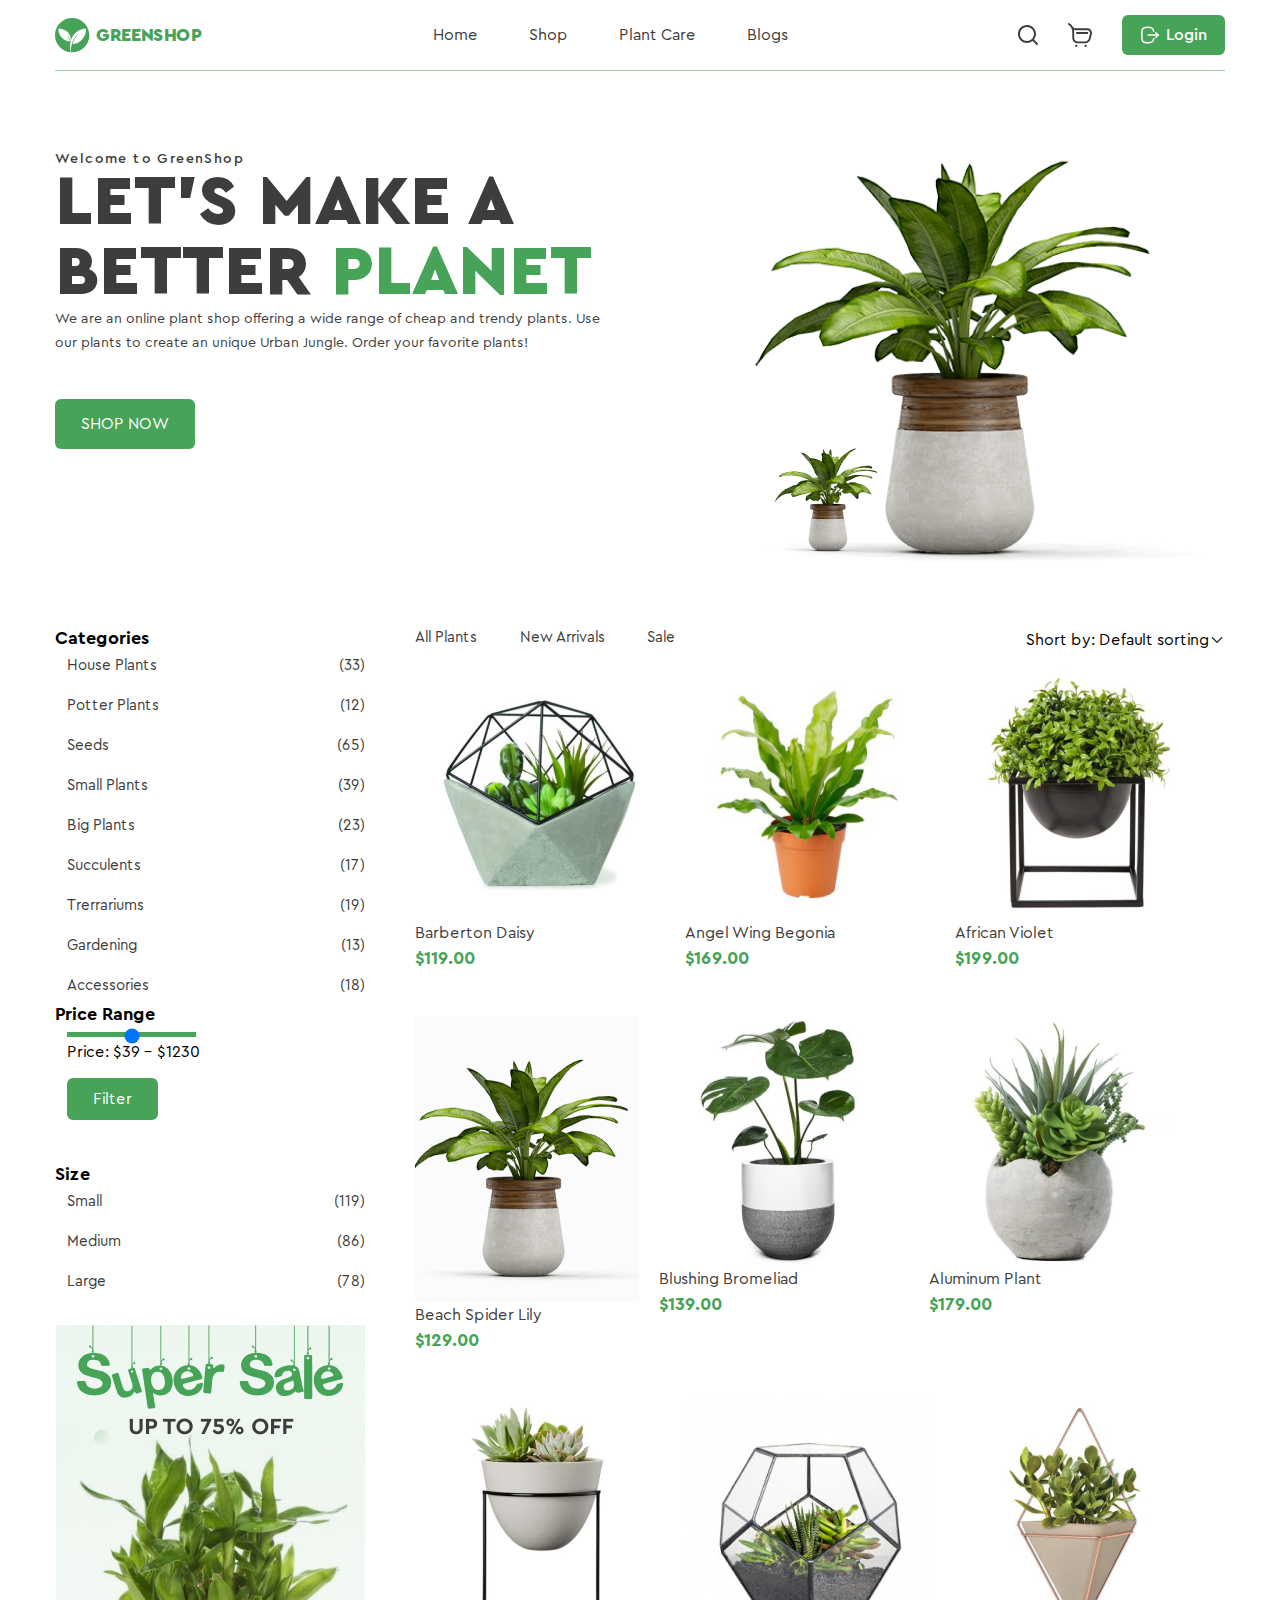
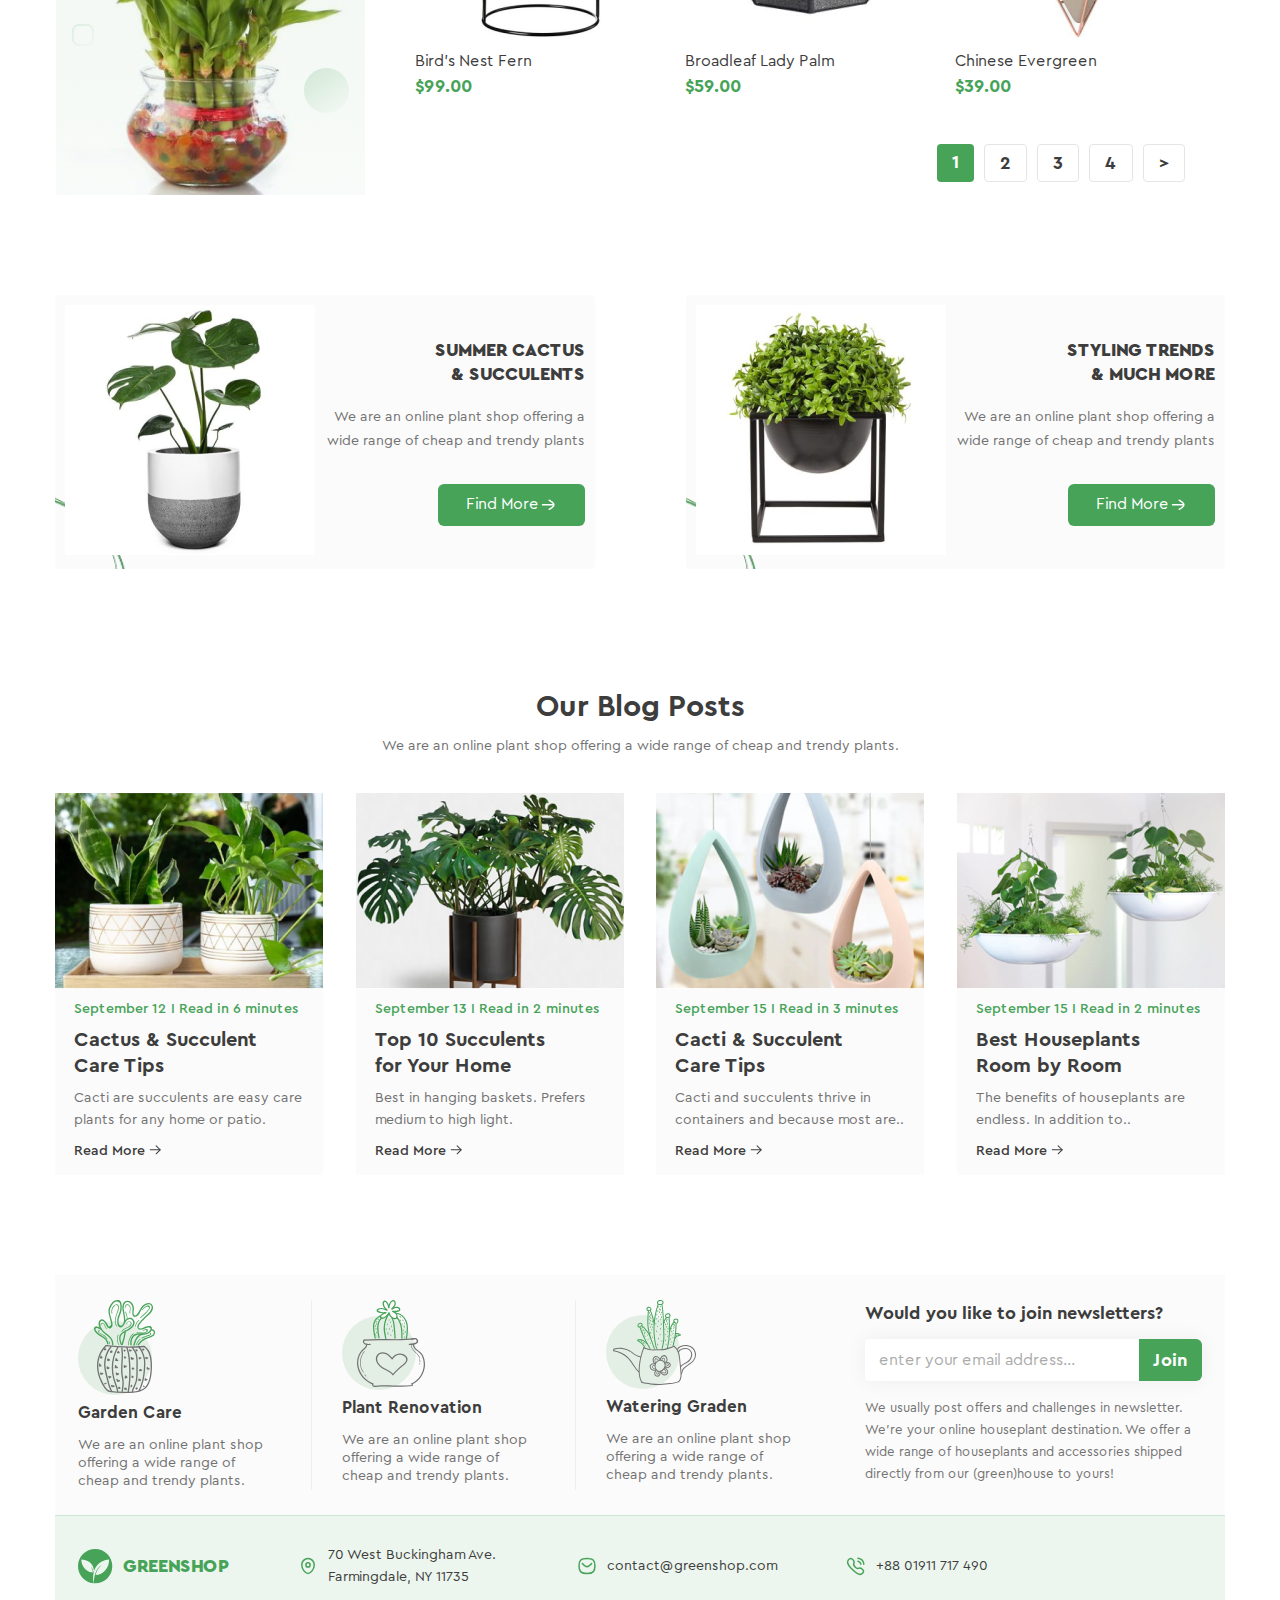
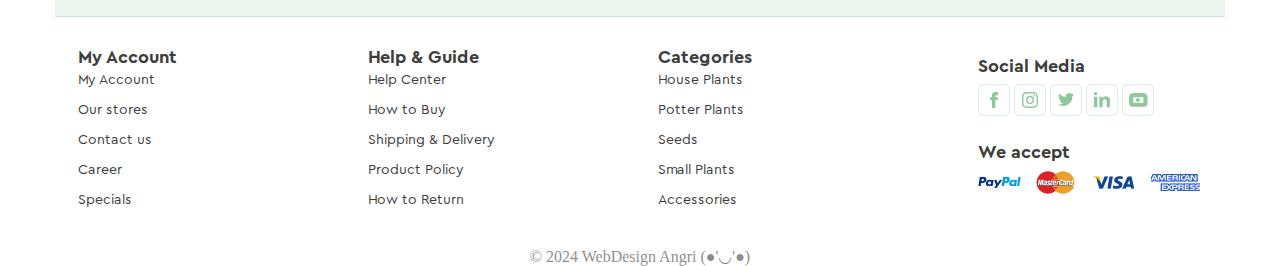
<file: index.html>
<!DOCTYPE html>
<html lang="en">
  <head>
    <meta charset="UTF-8" />
    <meta name="viewport" content="width=device-width, initial-scale=1.0" />
    <title>GreenShop</title>
    <link rel="stylesheet" href="./css/index.css" />
    <link rel="shortcut icon" href="./assets/img/Icon.svg" type="image/x-icon" />
  </head>
  <body>
    <nav class="nav">
      <div class="conteiner">
        <div class="nav-lists">
          <a href="index.html">
            <div class="nav-list nav-icon">
              <img src="./assets/img/Icon.svg" alt="" /> GreenShop
            </div></a
          >
          <div class="nav__mid-list">
            <div class="nav-list"><a href="#">Home</a></div>
            <div class="nav-list"><a href="#">Shop</a></div>
            <div class="nav-list"><a href="#">Plant Care</a></div>
            <div class="nav-list"><a href="#">Blogs</a></div>
          </div>
          <div class="nav__right-list">
            <div class="nav-list"><img src="./assets/img/search.svg" alt="search icon" /></div>
            <div class="nav-list"><img src="./assets/img/shop.svg" alt="shop" /></div>
            <div class="nav-list">
              <a class="nav-button" href="#"
                ><img src="./assets/img/Logout.svg" alt="Logout" />Login</a
              >
            </div>
          </div>
        </div>
      </div>
    </nav>
    <header class="header">
      <div class="conteiner">
        <div class="header__wrape">
          <div class="header__text">
            <div class="header-title">Welcome to GreenShop</div>
            <div class="header__text-base">Let’s Make a Better <span>Planet</span></div>
            <div class="header-subtitle">
              We are an online plant shop offering a wide range of cheap and trendy plants. Use our
              plants to create an unique Urban Jungle. Order your favorite plants!
            </div>
            <div class="header-button">
              <a href="#" class="header-button">SHOP NOW</a>
            </div>
          </div>
          <div class="header-foto"><img src="./assets/img/Header-foto.png" alt="" /></div>
        </div>
      </div>
    </header>
    <main class="main">
      <section class="shop">
        <div class="conteiner">
          <div class="shop-wrape">
            <div class="shop__categories">
              <div class="shop__categories-title">Categories</div>
              <ul class="shop__categories-blocks">
                <li class="shop__categories-block"><span> House Plants</span><span>(33)</span></li>
                <li class="shop__categories-block"><span>Potter Plants</span><span>(12)</span></li>
                <li class="shop__categories-block"><span>Seeds</span><span>(65)</span></li>
                <li class="shop__categories-block"><span>Small Plants</span><span>(39)</span></li>
                <li class="shop__categories-block"><span>Big Plants</span><span>(23)</span></li>
                <li class="shop__categories-block"><span>Succulents</span><span>(17)</span></li>
                <li class="shop__categories-block"><span>Trerrariums</span><span>(19)</span></li>
                <li class="shop__categories-block"><span>Gardening</span><span>(13)</span></li>
                <li class="shop__categories-block"><span>Accessories</span><span>(18)</span></li>
              </ul>
              <div class="shop__categories__price">
                <div class="shop__categories-title">Price Range</div>
                <div class="shop__categories__price-header">
                  <div class="shop__categories__price-range">
                    <input
                      class="shop__categories-input"
                      min="0"
                      max="1230"
                      type="range"
                      value=""
                    />
                  </div>
                  <div class="shop__categories__price-subtitle">Price: $39 - $1230</div>
                  <div class="shop__categories__price-buttons">
                    <a class="shop__categories__price-button">Filter</a>
                  </div>
                </div>
              </div>
              <div class="shop__categories__size">
                <div class="shop__categories__size-title">Size</div>
                <div class="shop__categories__size-blocks">
                  <div class="shop__categories__size-block">
                    <span>Small</span><span>(119)</span>
                  </div>
                  <div class="shop__categories__size-block">
                    <span>Medium</span><span>(86)</span>
                  </div>
                  <div class="shop__categories__size-block">
                    <span>Large</span><span>(78)</span>
                  </div>
                </div>
              </div>
              <div class="shop__categories-SuperSale">
                <img src="./assets/img/SuperSale.png" alt="Sale" />
              </div>
            </div>

            <div class="shop__header">
              <div class="shop__sorts">
                <div class="shop__sort-left">
                  <div class="shop__sort">All Plants</div>
                  <div class="shop__sort">New Arrivals</div>
                  <div class="shop__sort">Sale</div>
                </div>
                <div class="shop__sorts">
                  Short by: Default sorting <img src="./assets/img/Arrow.svg" alt="Arrow" />
                </div>
              </div>
              <div class="shop-blocks">
                <div class="shop__block">
                  <a href="./product.html">
                    <div class="shop__block-img">
                      <img src="./assets/img/blocks/block-1.png" alt="icon-plante" />
                    </div>
                    <div class="shop__block-text">
                      <div class="shop__block-title">Barberton Daisy</div>
                      <div class="shop__block-price">$119.00</div>
                    </div></a
                  >
                </div>
                <div class="shop__block">
                  <a href="./product.html">
                    <div class="shop__block-img">
                      <img src="./assets/img/blocks/block-2.png" alt="icon-plante" />
                    </div>
                    <div class="shop__block-text">
                      <div class="shop__block-title">Angel Wing Begonia</div>
                      <div class="shop__block-price">$169.00</div>
                    </div></a
                  >
                </div>
                <div class="shop__block">
                  <a href="./product.html">
                    <div class="shop__block-img">
                      <img src="./assets/img/blocks/block-3.png" alt="icon-plante" />
                    </div>
                    <div class="shop__block-text">
                      <div class="shop__block-title">African Violet</div>
                      <div class="shop__block-price">$199.00</div>
                    </div>
                  </a>
                </div>
                <div class="shop__block">
                  <a href="./product.html">
                    <div class="shop__block-img">
                      <img src="./assets/img/blocks/block-4.png" alt="icon-plante" />
                    </div>
                    <div class="shop__block-text">
                      <div class="shop__block-title">Beach Spider Lily</div>
                      <div class="shop__block-price">$129.00</div>
                    </div></a
                  >
                </div>
                <div class="shop__block">
                  <a href="./product.html">
                    <div class="shop__block-img">
                      <img src="./assets/img/blocks/block-5.png" alt="icon-plante" />
                    </div>
                    <div class="shop__block-text">
                      <div class="shop__block-title">Blushing Bromeliad</div>
                      <div class="shop__block-price">$139.00</div>
                    </div></a
                  >
                </div>
                <div class="shop__block">
                  <a href="./product.html">
                    <div class="shop__block-img">
                      <img src="./assets/img/blocks/block-6.png" alt="icon-plante" />
                    </div>
                    <div class="shop__block-text">
                      <div class="shop__block-title">Aluminum Plant</div>
                      <div class="shop__block-price">$179.00</div>
                    </div></a
                  >
                </div>
                <div class="shop__block">
                  <a href="./product.html">
                    <div class="shop__block-img">
                      <img src="./assets/img/blocks/block-7.png" alt="icon-plante" />
                    </div>
                    <div class="shop__block-text">
                      <div class="shop__block-title">Bird's Nest Fern</div>
                      <div class="shop__block-price">$99.00</div>
                    </div></a
                  >
                </div>
                <div class="shop__block">
                  <a href="./product.html">
                    <div class="shop__block-img">
                      <img src="./assets/img/blocks/block-8.png" alt="icon-plante" />
                    </div>
                    <div class="shop__block-text">
                      <div class="shop__block-title">Broadleaf Lady Palm</div>
                      <div class="shop__block-price">$59.00</div>
                    </div></a
                  >
                </div>
                <div class="shop__block">
                  <a href="./product.html">
                    <div class="shop__block-img">
                      <img src="./assets/img/blocks/block-9.png" alt="icon-plante" />
                    </div>
                    <div class="shop__block-text">
                      <div class="shop__block-title">Chinese Evergreen</div>
                      <div class="shop__block-price">$39.00</div>
                    </div></a
                  >
                </div>
              </div>
              <div class="shop__foter">
                <ul class="shop__foter-blocks">
                  <li class="shop__foter-block shop__foter-block-on"><a href="#">1</a></li>
                  <li class="shop__foter-block"><a href="#">2</a></li>
                  <li class="shop__foter-block"><a href="#">3</a></li>
                  <li class="shop__foter-block"><a href="#">4</a></li>
                  <li class="shop__foter-block"><a href="#">></a></li>
                </ul>
              </div>
            </div>
          </div>
        </div>
      </section>
      <div class="findmore">
        <div class="conteiner">
          <div class="findmore__blocks">
            <div class="findmore__block">
              <div class="findmore__block-foto">
                <img src="./assets/img/blocks/block-5.png" alt="" />
              </div>
              <div class="findmore__block-header">
                <div class="findmore__block-title">Summer cactus & succulents</div>
                <div class="findmore__block-subtitle">
                  We are an online plant shop offering a wide range of cheap and trendy plants
                </div>
                <div class="findmore__block-button">
                  <a href="#">Find More <img src="./assets/img/Arrow-Right.png" alt="" /></a>
                </div>
              </div>
            </div>
            <div class="findmore__block">
              <div class="findmore__block-foto">
                <img src="./assets/img/blocks/block-3.png" alt="" />
              </div>
              <div class="findmore__block-header">
                <div class="findmore__block-title">Styling Trends & much more</div>
                <div class="findmore__block-subtitle">
                  We are an online plant shop offering a wide range of cheap and trendy plants
                </div>
                <div class="findmore__block-button">
                  <a href="#">Find More <img src="./assets/img/Arrow-Right.png" alt="" /></a>
                </div>
              </div>
            </div>
          </div>
        </div>
      </div>
      <div class="blog">
        <div class="conteiner">
          <div class="blog-wrape">
            <div class="blog-title">Our Blog Posts</div>
            <div class="blog-subtitle">
              We are an online plant shop offering a wide range of cheap and trendy plants.
            </div>
            <div class="blog__blocks">
              <div class="blog__block">
                <div class="blog__block-foto"><img src="./assets/img/blog/01.jpg" alt="" /></div>
                <div class="blog__block-header">
                  <div class="blog__block-data">September 12 I Read in 6 minutes</div>
                  <div class="blog__block-title">Cactus & Succulent Care Tips</div>
                  <div class="blog__block-subtitle">
                    Cacti are succulents are easy care plants for any home or patio.
                  </div>
                  <div class="blog__block-readmore">
                    <a href="#">
                      Read More <img src="./assets/img/Arrow-Right.svg" alt="Arrow" />
                    </a>
                  </div>
                </div>
              </div>
              <div class="blog__block">
                <div class="blog__block-foto"><img src="./assets/img/blog/02.jpg" alt="" /></div>
                <div class="blog__block-header">
                  <div class="blog__block-data">September 13 I Read in 2 minutes</div>
                  <div class="blog__block-title">Top 10 Succulents for Your Home</div>
                  <div class="blog__block-subtitle">
                    Best in hanging baskets. Prefers medium to high light.
                  </div>
                  <div class="blog__block-readmore">
                    <a href="#">
                      Read More <img src="./assets/img/Arrow-Right.svg" alt="Arrow" />
                    </a>
                  </div>
                </div>
              </div>
              <div class="blog__block">
                <div class="blog__block-foto"><img src="./assets/img/blog/03.jpg" alt="" /></div>
                <div class="blog__block-header">
                  <div class="blog__block-data">September 15 I Read in 3 minutes</div>
                  <div class="blog__block-title">Cacti & Succulent Care Tips</div>
                  <div class="blog__block-subtitle">
                    Cacti and succulents thrive in containers and because most are..
                  </div>
                  <div class="blog__block-readmore">
                    <a href="#">
                      Read More <img src="./assets/img/Arrow-Right.svg" alt="Arrow" />
                    </a>
                  </div>
                </div>
              </div>
              <div class="blog__block">
                <div class="blog__block-foto"><img src="./assets/img/blog/04.jpg" alt="" /></div>
                <div class="blog__block-header">
                  <div class="blog__block-data">September 15 I Read in 2 minutes</div>
                  <div class="blog__block-title">Best Houseplants Room by Room</div>
                  <div class="blog__block-subtitle">
                    The benefits of houseplants are endless. In addition to..
                  </div>
                  <div class="blog__block-readmore">
                    <a href="#">
                      Read More <img src="./assets/img/Arrow-Right.svg" alt="Arrow" />
                    </a>
                  </div>
                </div>
              </div>
            </div>
          </div>
        </div>
      </div>
    </main>
    <footer class="footer">
      <div class="conteiner">
        <div class="footer-wrape">
          <div class="footer__header">
            <div class="footer__header__blocks">
              <div class="footer__header__block">
                <div class="footer__header__block-img">
                  <img src="./assets/img/foter/block-1.svg" alt="Planet" />
                </div>
                <div class="footer__header__block-title">Garden Care</div>
                <div class="footer__header__block-subtitle">
                  We are an online plant shop offering a wide range of cheap and trendy plants.
                </div>
              </div>
              <div class="footer__header__block">
                <div class="footer__header__block-img">
                  <img src="./assets/img/foter/block-2.svg" alt="Planet" />
                </div>
                <div class="footer__header__block-title">Plant Renovation</div>
                <div class="footer__header__block-subtitle">
                  We are an online plant shop offering a wide range of cheap and trendy plants.
                </div>
              </div>
              <div class="footer__header__block">
                <div class="footer__header__block-img">
                  <img src="./assets/img/foter/block-3.svg" alt="Planet" />
                </div>
                <div class="footer__header__block-title">Watering Graden</div>
                <div class="footer__header__block-subtitle">
                  We are an online plant shop offering a wide range of cheap and trendy plants.
                </div>
              </div>
            </div>
            <div class="footer__header__request">
              <div class="footer__header__request-title">Would you like to join newsletters?</div>
              <div class="footer__header__request-form">
                <input placeholder="enter your email address..." type="text" />
                <div class="footer__header__request-link">
                  <a href="#">Join</a>
                </div>
              </div>
              <div class="footer__header__request-subtitle">
                We usually post offers and challenges in newsletter. We’re your online houseplant
                destination. We offer a wide range of houseplants and accessories shipped directly
                from our (green)house to yours!
              </div>
            </div>
          </div>
          <div class="footer__main">
            <div class="footer__main-blocks">
              <div class="footer__main-block footer__main-logo">
                <img src="./assets/img/Icon.svg" alt="logo" />
                GreenShop
              </div>
              <div class="footer__main-block">
                <img src="./assets/img/foter/Location.svg" alt="Location" />
                70 West Buckingham Ave. Farmingdale, NY 11735
              </div>
              <div class="footer__main-block">
                <img src="./assets/img/foter/email.svg" alt="email" />
                contact@greenshop.com
              </div>
              <div class="footer__main-block">
                <img src="./assets/img/foter/phone.svg" alt="phone" />
                +88 01911 717 490
              </div>
            </div>
          </div>
          <div class="footer__about">
            <div class="footer__about-blocks">
              <div class="footer__about-block">
                <ul>
                  <li class="blood">My Account</li>
                  <li>My Account</li>
                  <li>Our stores</li>
                  <li>Contact us</li>
                  <li>Career</li>
                  <li>Specials</li>
                </ul>
              </div>
              <div class="footer__about-block">
                <ul>
                  <li class="blood">Help & Guide</li>
                  <li>Help Center</li>
                  <li>How to Buy</li>
                  <li>Shipping & Delivery</li>
                  <li>Product Policy</li>
                  <li>How to Return</li>
                </ul>
              </div>
              <div class="footer__about-block">
                <ul>
                  <li class="blood">Categories</li>
                  <li>House Plants</li>
                  <li>Potter Plants</li>
                  <li>Seeds</li>
                  <li>Small Plants</li>
                  <li>Accessories</li>
                </ul>
              </div>
            </div>
            <div class="footer__about-social">
              <div class="about__social-blocks">
                <div class="about__social-block">
                  <div class="about__social-block-title">Social Media</div>
                  <div class="about__social-block-icon">
                    <img src="./assets/img/foter/Facebook.svg" alt="Facebook" />
                    <img src="./assets/img/foter/Instagram.svg" alt="Facebook" />
                    <img src="./assets/img/foter/Twitter.svg" alt="Facebook" />
                    <img src="./assets/img/foter/Linkedin.svg" alt="Facebook" />
                    <img src="./assets/img/foter/Union.svg" alt="Facebook" />
                  </div>
                </div>
                <div class="about__social-block">
                  <div class="about__social-block-title">We accept</div>
                  <div class="about__social-block-icon">
                    <img src="./assets/img/foter/bank.png" alt="Facebook" />
                  </div>
                </div>
              </div>
            </div>
          </div>
          <div class="footer__about-creator">© 2024 WebDesign Angri (●'◡'●)</div>
        </div>
      </div>
    </footer>
  </body>
</html>
</file>
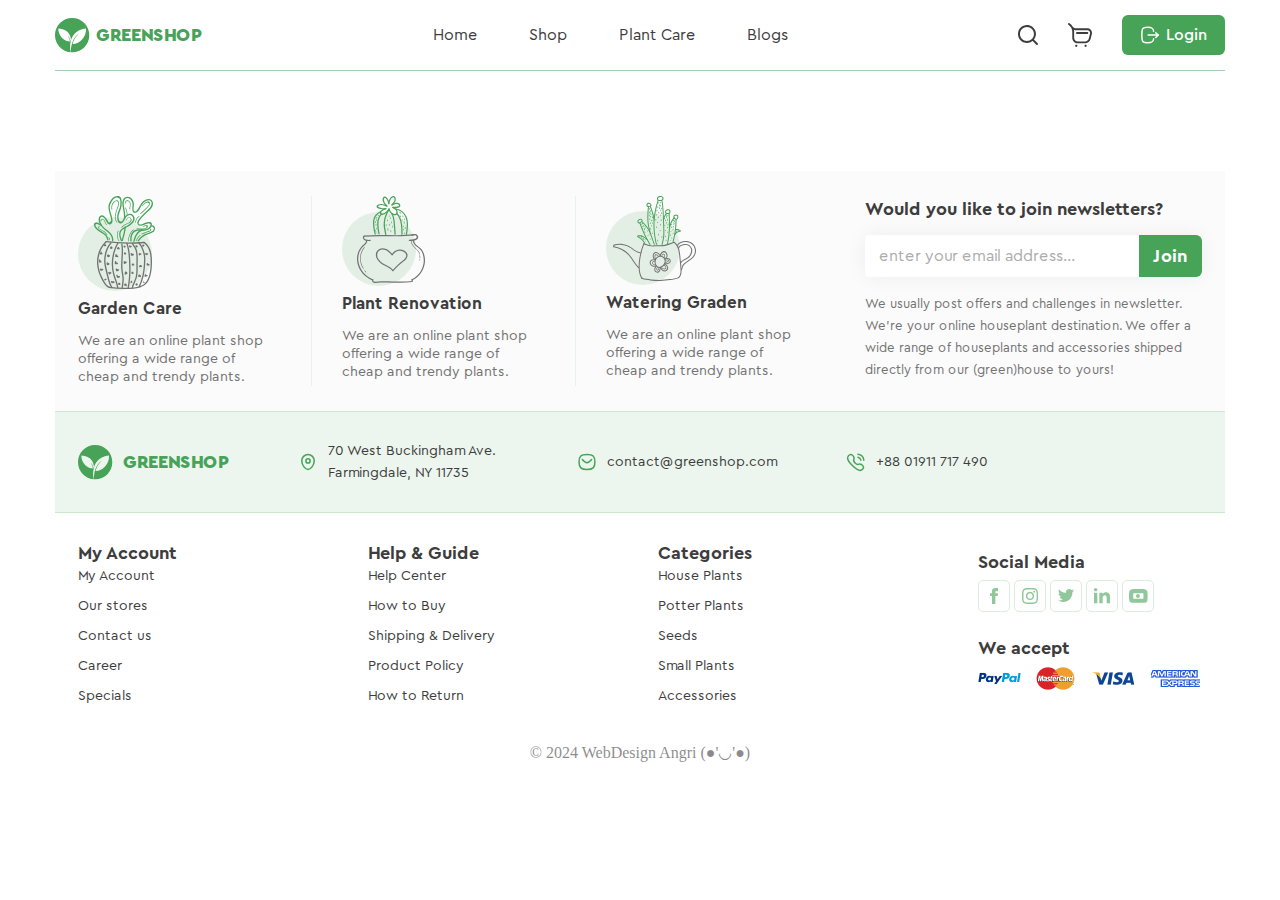
<file: product.html>
<!DOCTYPE html>
<html lang="en">
  <head>
    <meta charset="UTF-8" />
    <meta name="viewport" content="width=device-width, initial-scale=1.0" />
    <title>GreenShop</title>
    <link rel="stylesheet" href="./css/product.css" />
  </head>
  <body>
    <nav class="nav">
      <div class="conteiner">
        <div class="nav-lists">
          <a href="index.html"
            ><div class="nav-list nav-icon">
              <img src="./assets/img/Icon.svg" alt="" /> GreenShop
            </div>
          </a>
          <div class="nav__mid-list">
            <div class="nav-list"><a href="#">Home</a></div>
            <div class="nav-list"><a href="#">Shop</a></div>
            <div class="nav-list"><a href="#">Plant Care</a></div>
            <div class="nav-list"><a href="#">Blogs</a></div>
          </div>
          <div class="nav__right-list">
            <div class="nav-list"><img src="./assets/img/search.svg" alt="search icon" /></div>
            <div class="nav-list"><img src="./assets/img/shop.svg" alt="shop" /></div>
            <div class="nav-list">
              <a class="nav-button" href="#"
                ><img src="./assets/img/Logout.svg" alt="Logout" />Login</a
              >
            </div>
          </div>
        </div>
      </div>
    </nav>
    <main class="main">
      <div class="conteiner"></div>
    </main>
    <footer class="footer">
      <div class="conteiner">
        <div class="footer-wrape">
          <div class="footer__header">
            <div class="footer__header__blocks">
              <div class="footer__header__block">
                <div class="footer__header__block-img">
                  <img src="./assets/img/foter/block-1.svg" alt="Planet" />
                </div>
                <div class="footer__header__block-title">Garden Care</div>
                <div class="footer__header__block-subtitle">
                  We are an online plant shop offering a wide range of cheap and trendy plants.
                </div>
              </div>
              <div class="footer__header__block">
                <div class="footer__header__block-img">
                  <img src="./assets/img/foter/block-2.svg" alt="Planet" />
                </div>
                <div class="footer__header__block-title">Plant Renovation</div>
                <div class="footer__header__block-subtitle">
                  We are an online plant shop offering a wide range of cheap and trendy plants.
                </div>
              </div>
              <div class="footer__header__block">
                <div class="footer__header__block-img">
                  <img src="./assets/img/foter/block-3.svg" alt="Planet" />
                </div>
                <div class="footer__header__block-title">Watering Graden</div>
                <div class="footer__header__block-subtitle">
                  We are an online plant shop offering a wide range of cheap and trendy plants.
                </div>
              </div>
            </div>
            <div class="footer__header__request">
              <div class="footer__header__request-title">Would you like to join newsletters?</div>
              <div class="footer__header__request-form">
                <input placeholder="enter your email address..." type="text" />
                <div class="footer__header__request-link">
                  <a href="#">Join</a>
                </div>
              </div>
              <div class="footer__header__request-subtitle">
                We usually post offers and challenges in newsletter. We’re your online houseplant
                destination. We offer a wide range of houseplants and accessories shipped directly
                from our (green)house to yours!
              </div>
            </div>
          </div>
          <div class="footer__main">
            <div class="footer__main-blocks">
              <div class="footer__main-block footer__main-logo">
                <img src="./assets/img/Icon.svg" alt="logo" />
                GreenShop
              </div>
              <div class="footer__main-block">
                <img src="./assets/img/foter/Location.svg" alt="Location" />
                70 West Buckingham Ave. Farmingdale, NY 11735
              </div>
              <div class="footer__main-block">
                <img src="./assets/img/foter/email.svg" alt="email" />
                contact@greenshop.com
              </div>
              <div class="footer__main-block">
                <img src="./assets/img/foter/phone.svg" alt="phone" />
                +88 01911 717 490
              </div>
            </div>
          </div>
          <div class="footer__about">
            <div class="footer__about-blocks">
              <div class="footer__about-block">
                <ul>
                  <li class="blood">My Account</li>
                  <li>My Account</li>
                  <li>Our stores</li>
                  <li>Contact us</li>
                  <li>Career</li>
                  <li>Specials</li>
                </ul>
              </div>
              <div class="footer__about-block">
                <ul>
                  <li class="blood">Help & Guide</li>
                  <li>Help Center</li>
                  <li>How to Buy</li>
                  <li>Shipping & Delivery</li>
                  <li>Product Policy</li>
                  <li>How to Return</li>
                </ul>
              </div>
              <div class="footer__about-block">
                <ul>
                  <li class="blood">Categories</li>
                  <li>House Plants</li>
                  <li>Potter Plants</li>
                  <li>Seeds</li>
                  <li>Small Plants</li>
                  <li>Accessories</li>
                </ul>
              </div>
            </div>
            <div class="footer__about-social">
              <div class="about__social-blocks">
                <div class="about__social-block">
                  <div class="about__social-block-title">Social Media</div>
                  <div class="about__social-block-icon">
                    <img src="./assets/img/foter/Facebook.svg" alt="Facebook" />
                    <img src="./assets/img/foter/Instagram.svg" alt="Facebook" />
                    <img src="./assets/img/foter/Twitter.svg" alt="Facebook" />
                    <img src="./assets/img/foter/Linkedin.svg" alt="Facebook" />
                    <img src="./assets/img/foter/Union.svg" alt="Facebook" />
                  </div>
                </div>
                <div class="about__social-block">
                  <div class="about__social-block-title">We accept</div>
                  <div class="about__social-block-icon">
                    <img src="./assets/img/foter/bank.png" alt="Facebook" />
                  </div>
                </div>
              </div>
            </div>
          </div>
          <div class="footer__about-creator">© 2024 WebDesign Angri (●'◡'●)</div>
        </div>
      </div>
    </footer>
  </body>
</html>
</file>
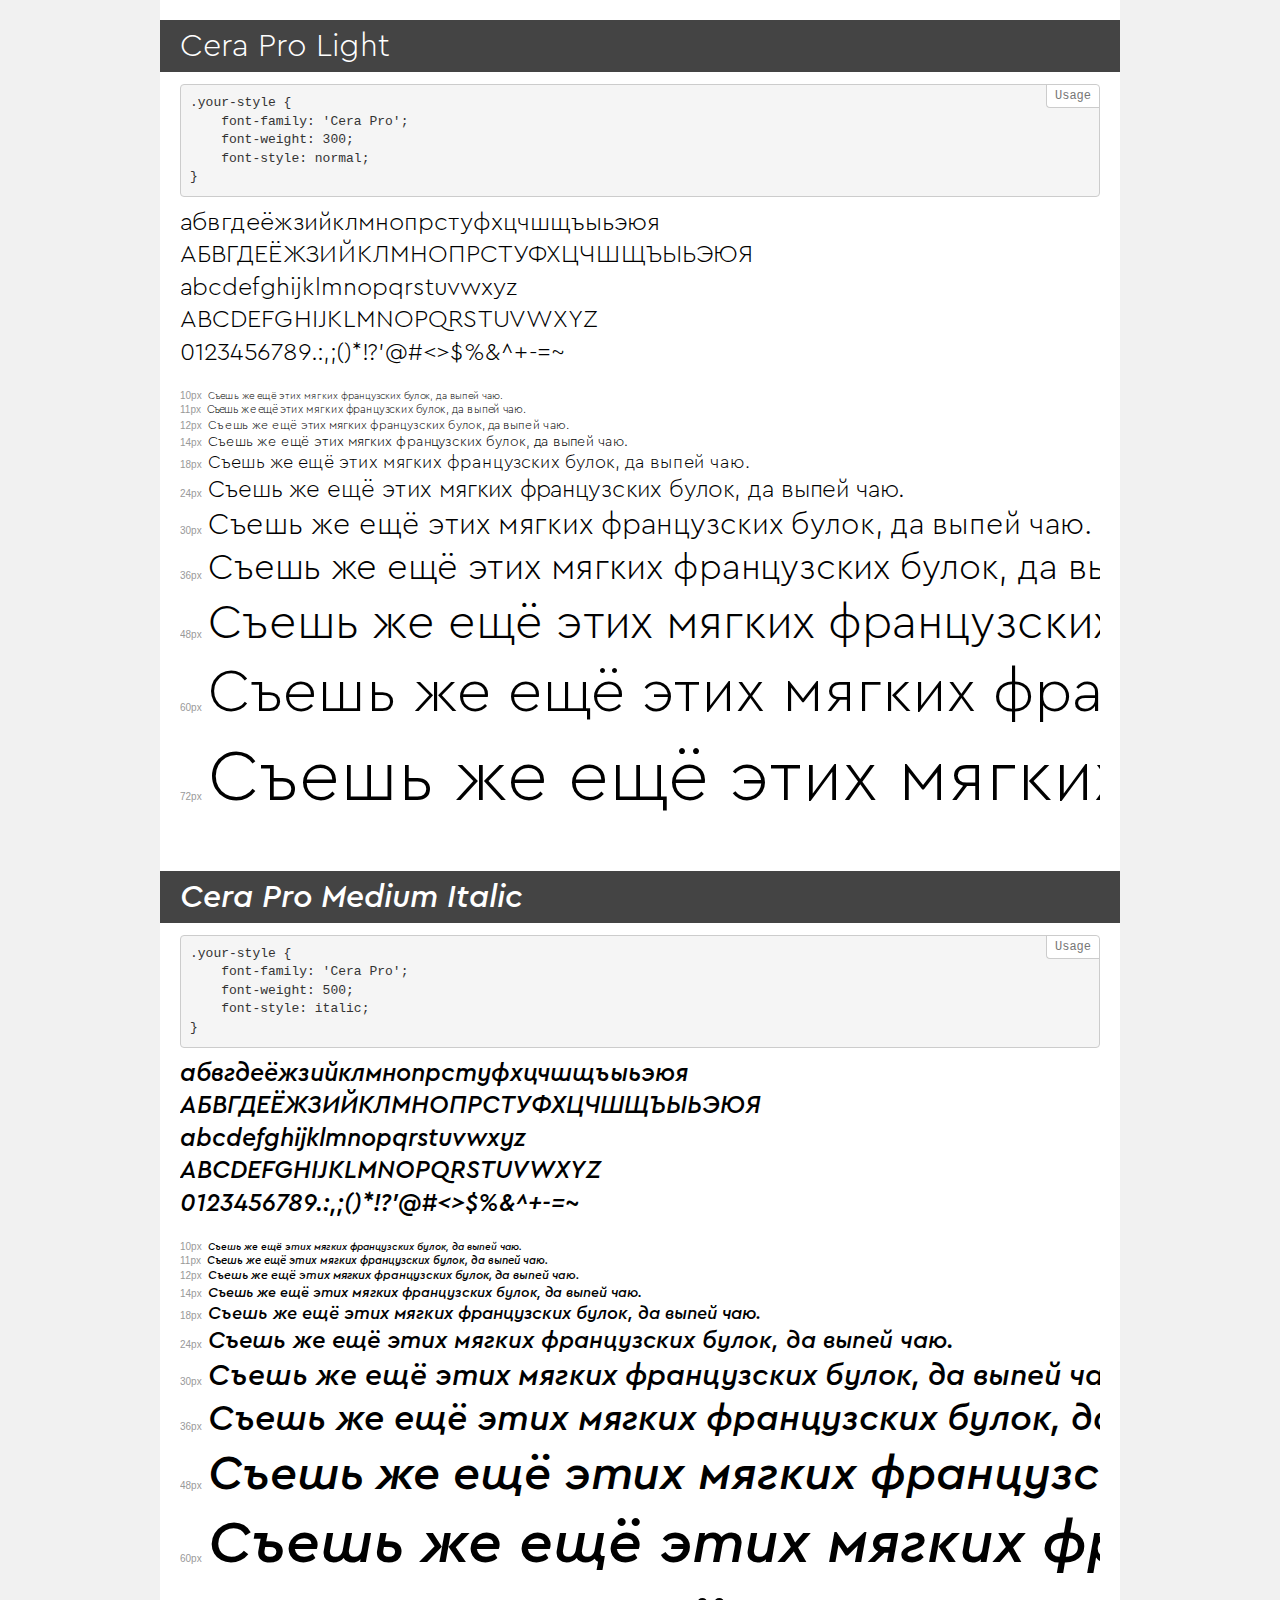
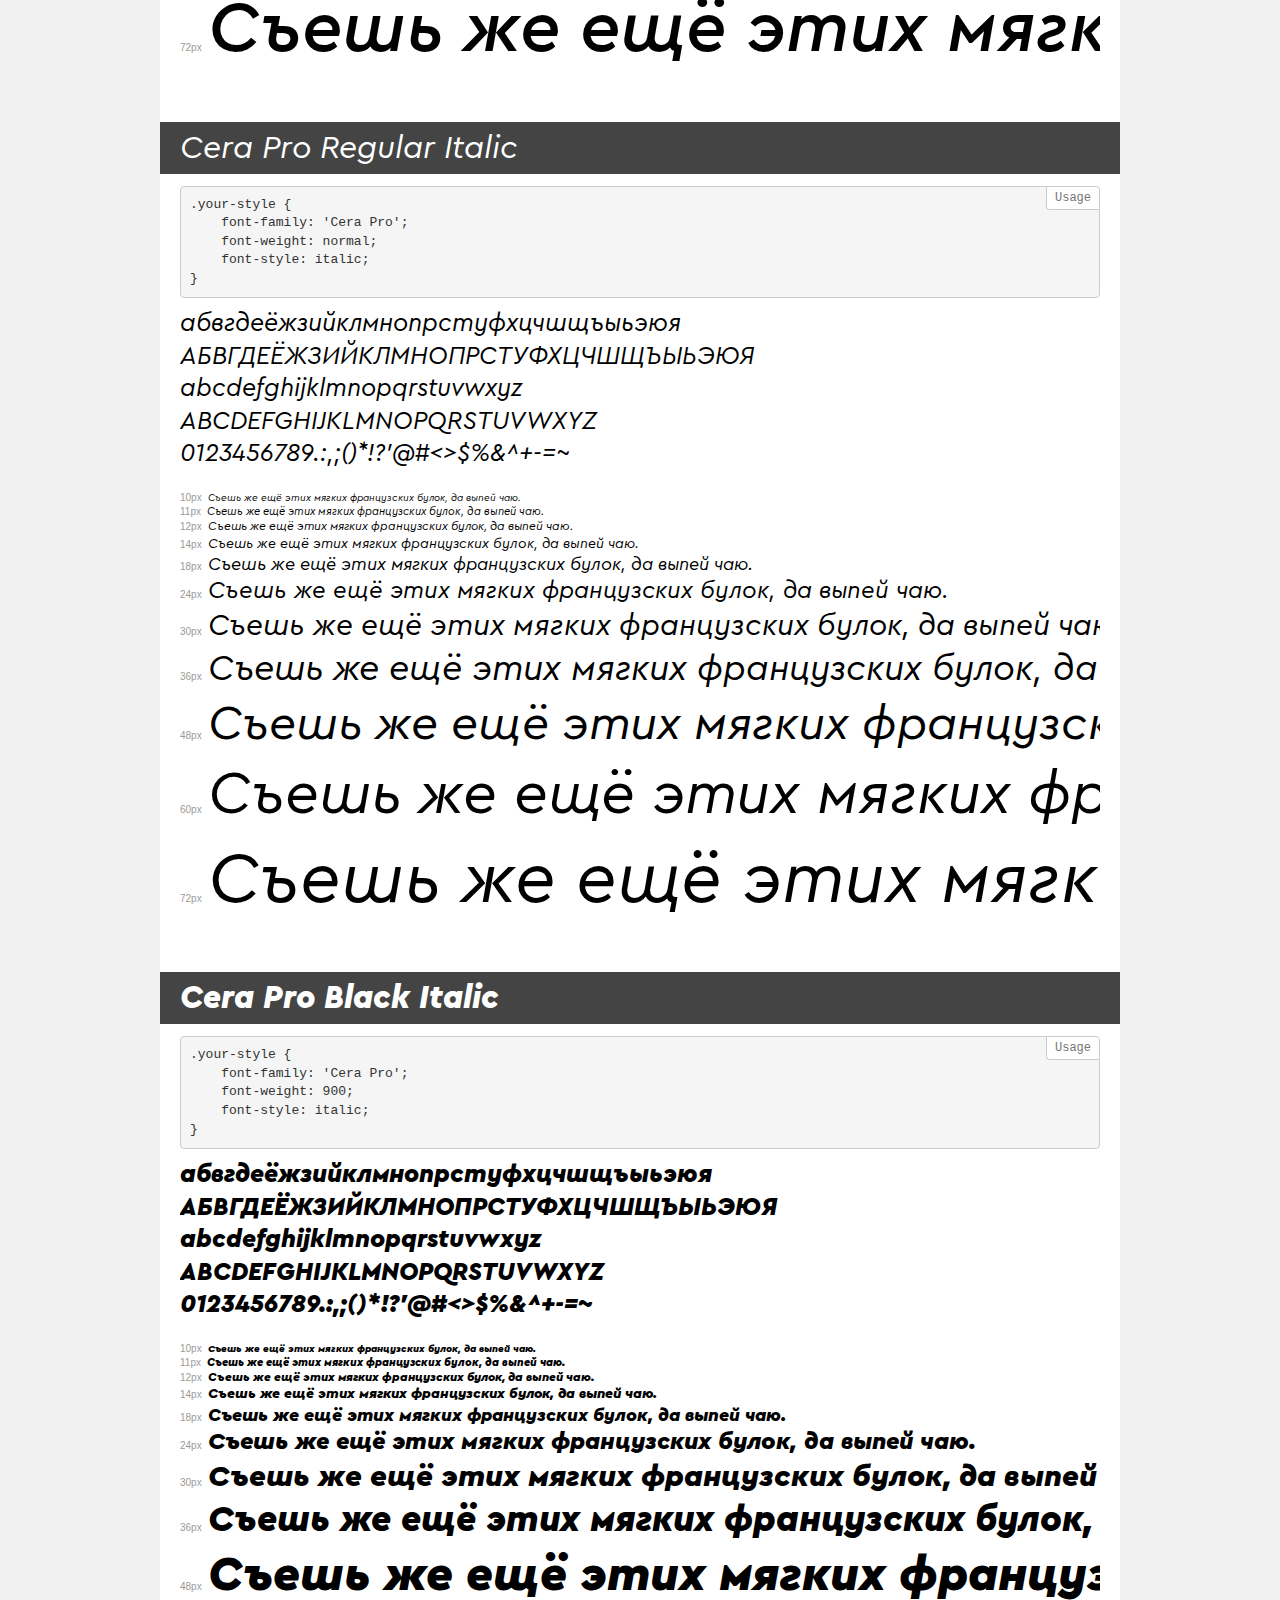
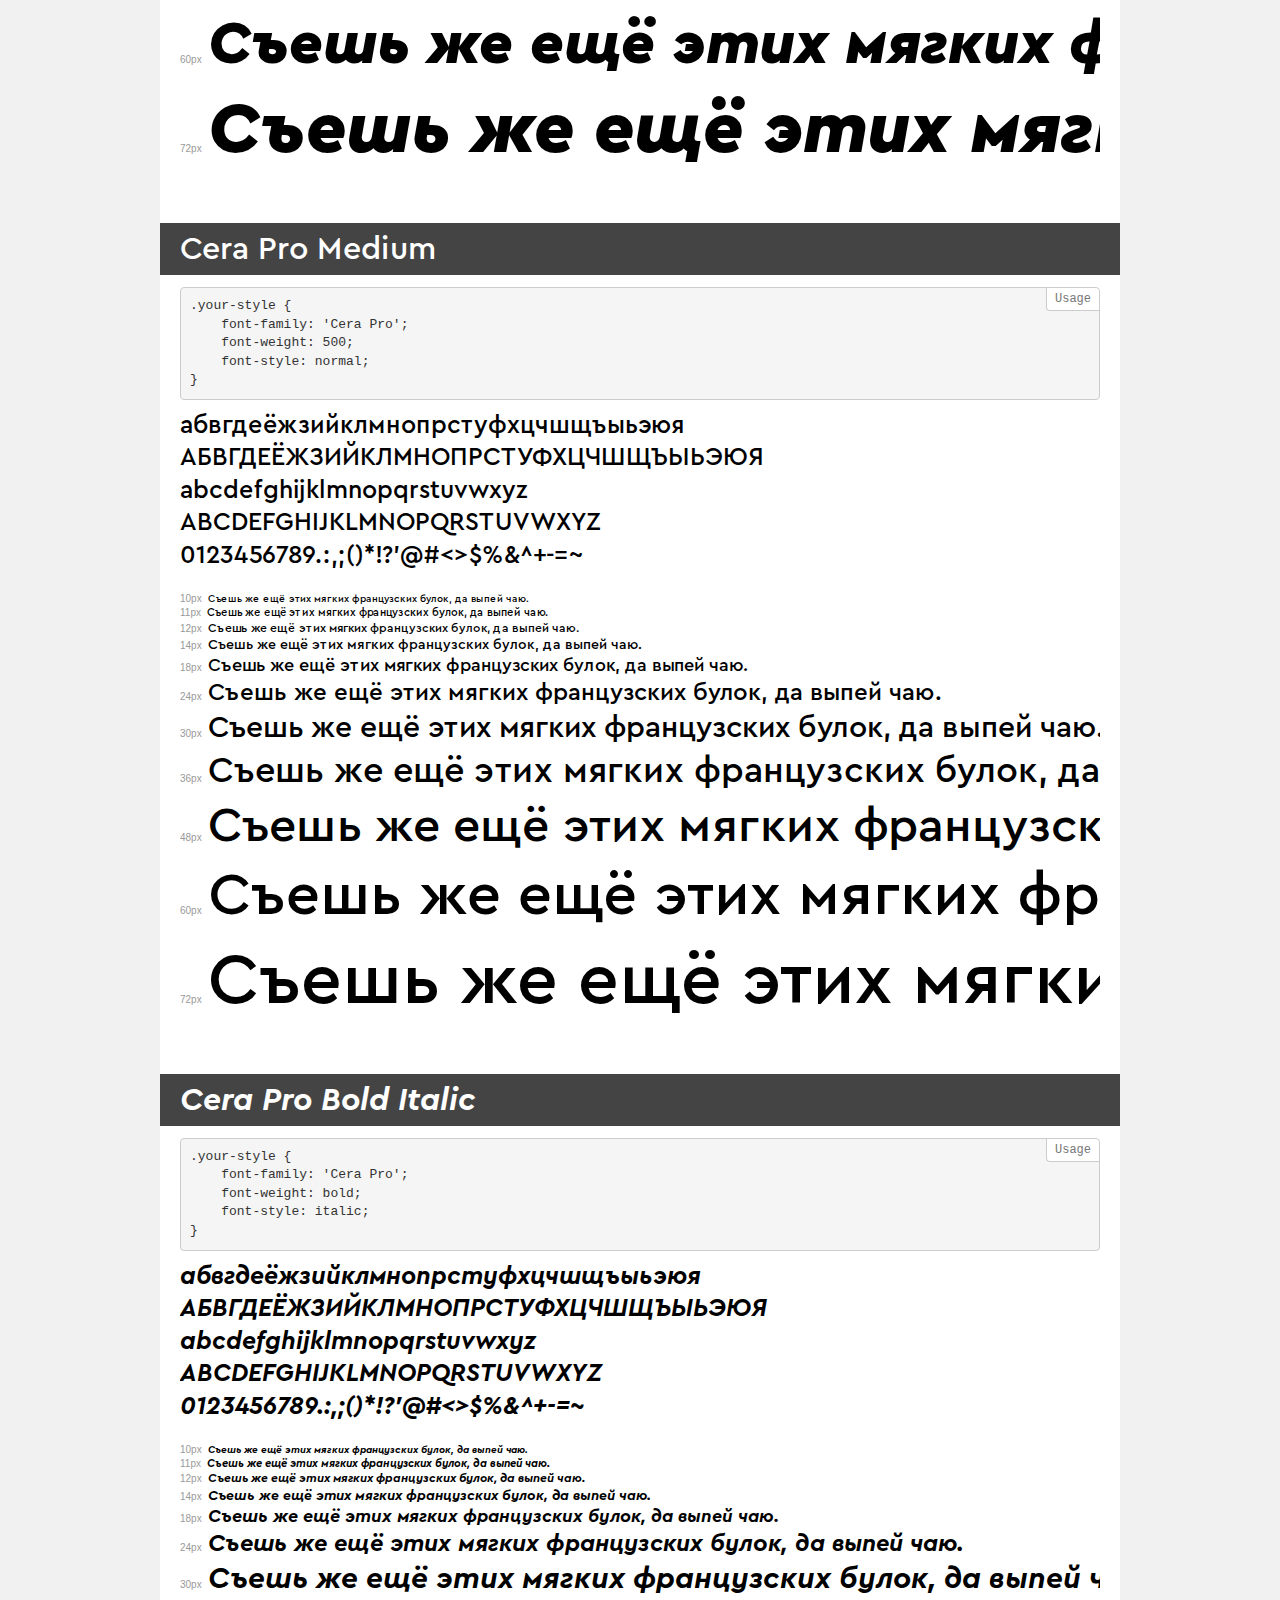
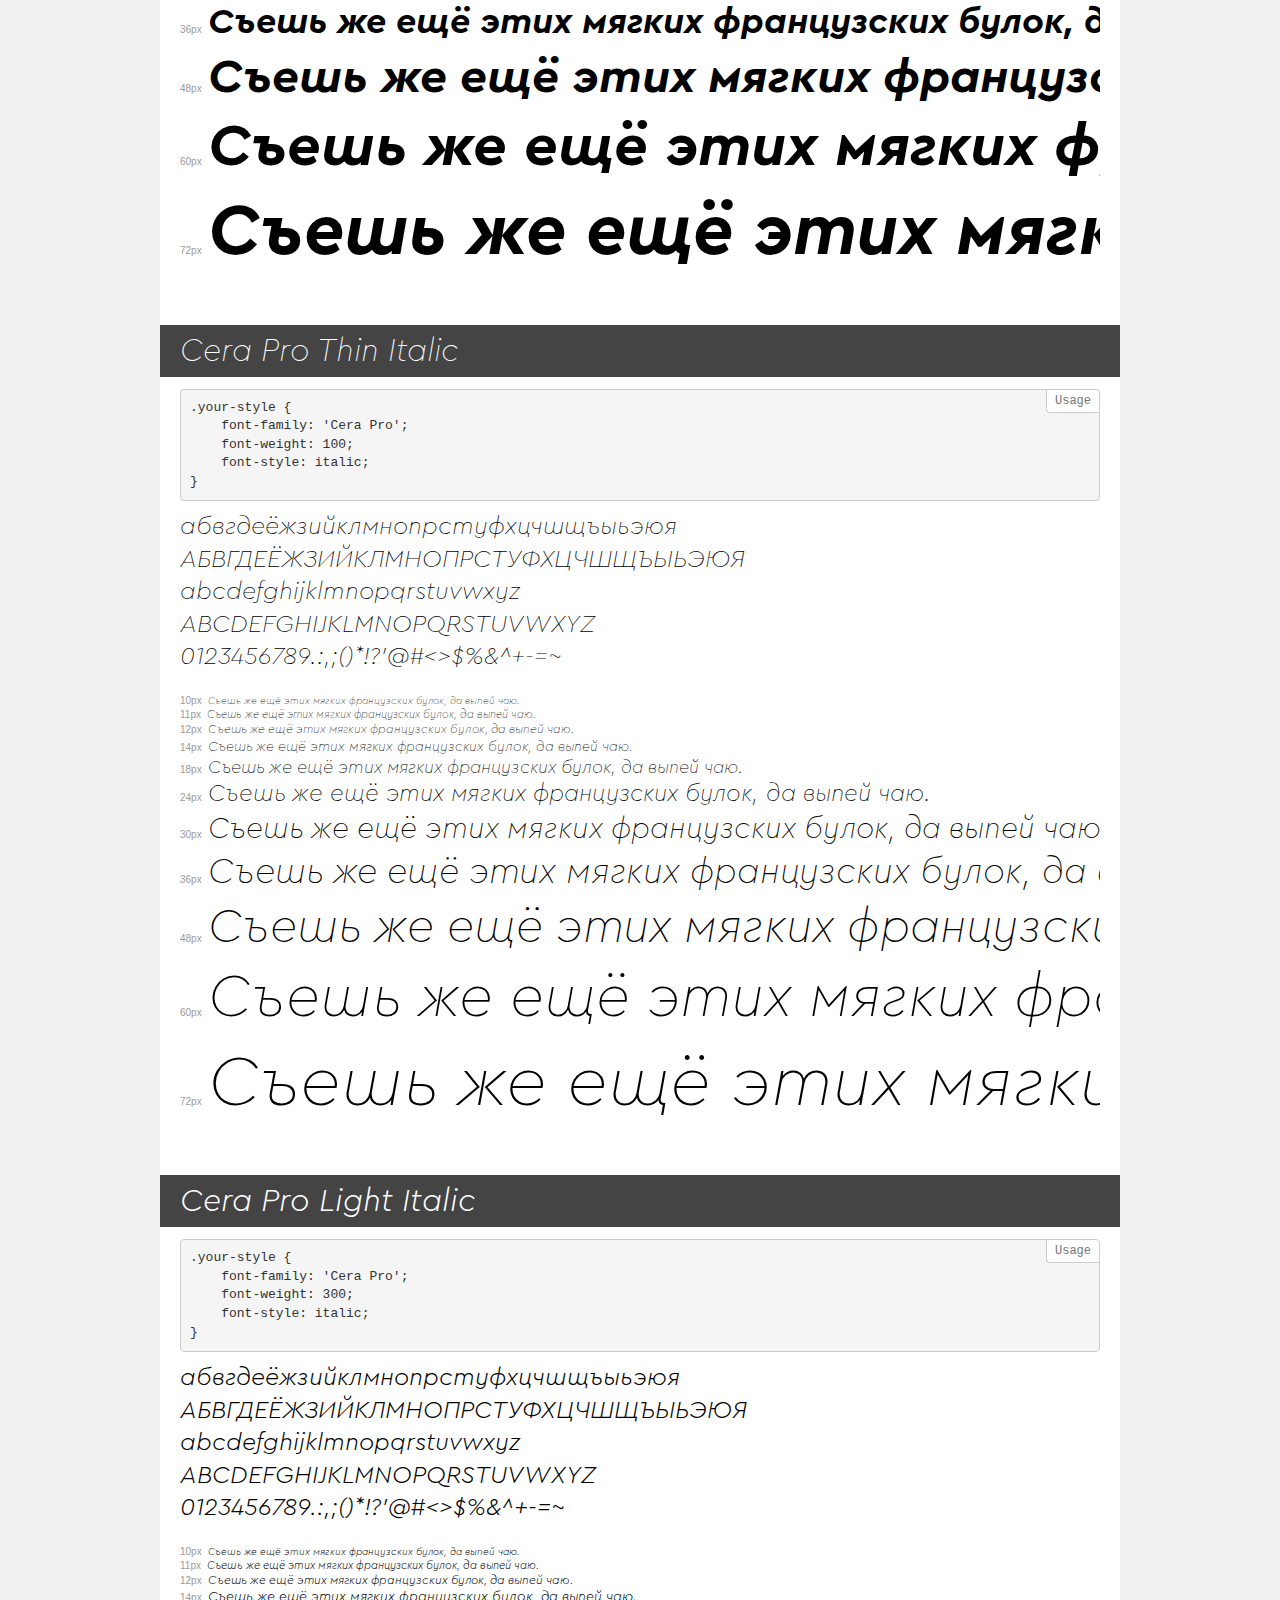
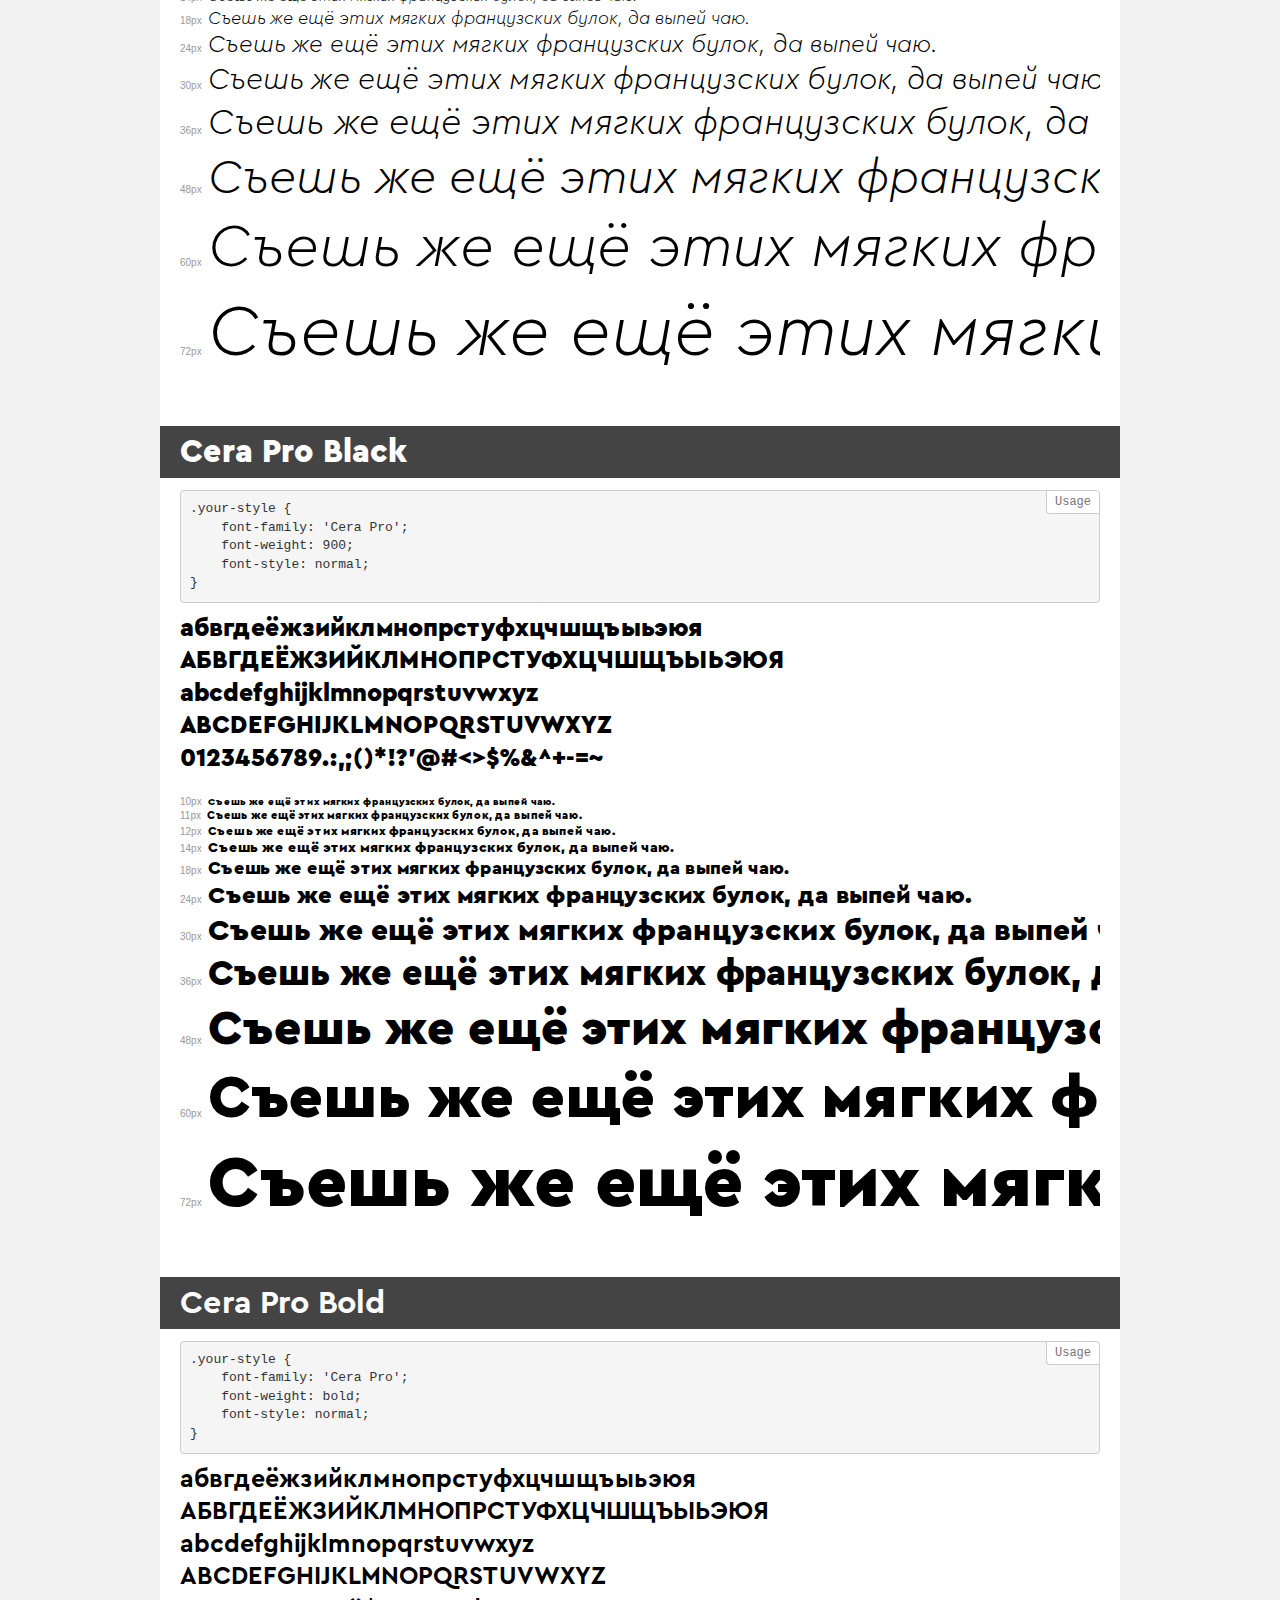
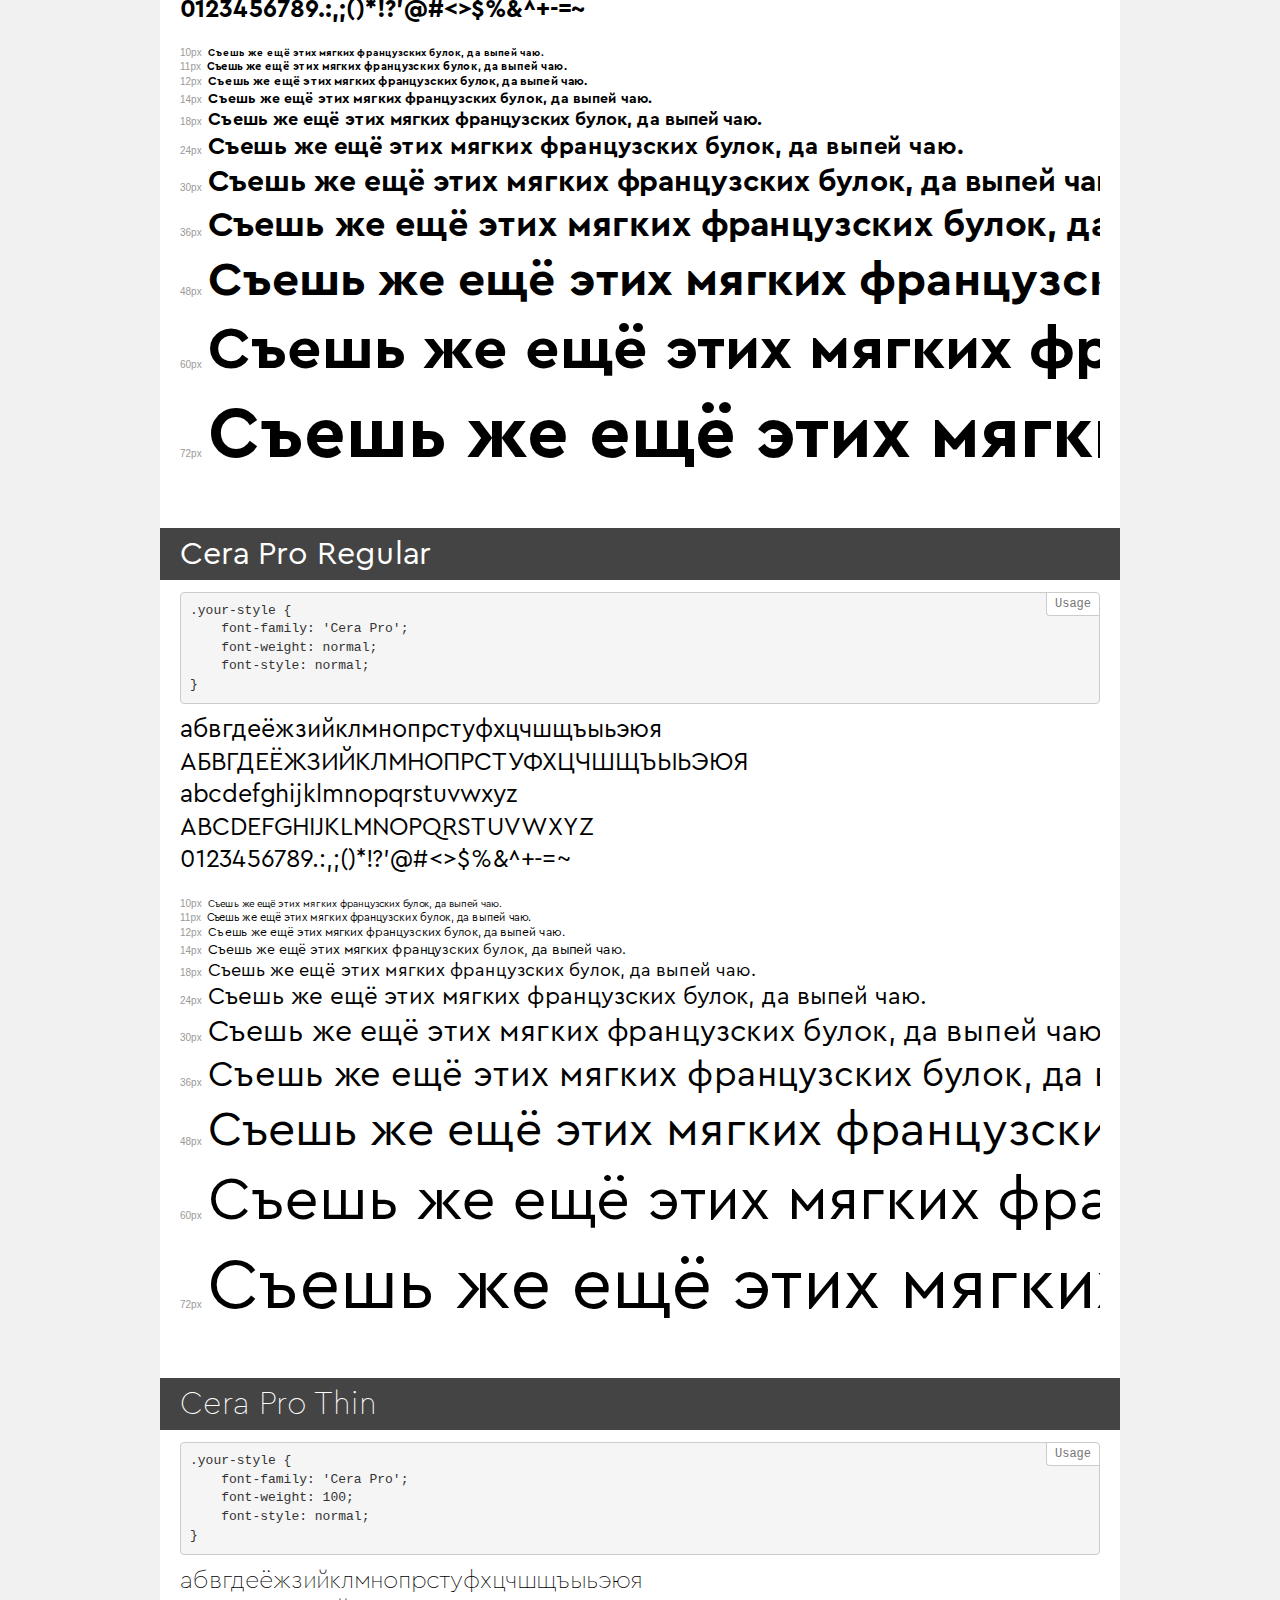
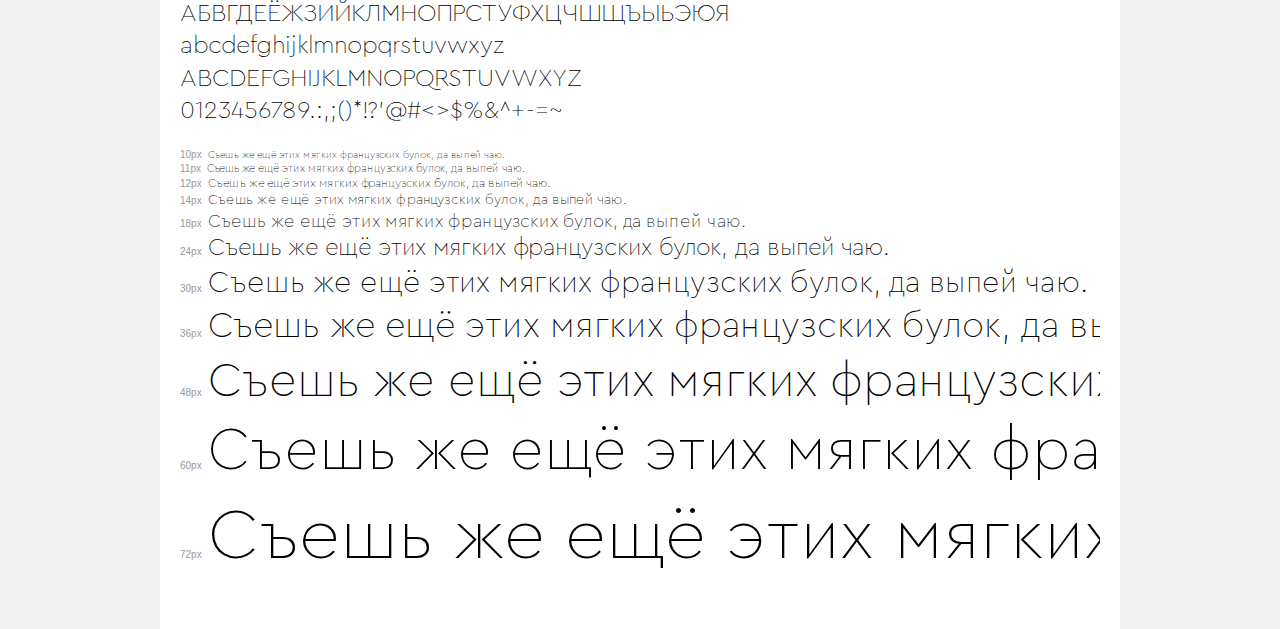
<file: assets/front/cate_Pro/demo.html>
<!DOCTYPE html>
<html>
<head>
    <meta charset="utf-8">
    <meta http-equiv="X-UA-Compatible" content="IE=edge">
    <meta name="viewport" content="width=device-width, initial-scale=1">
    <meta name="robots" content="noindex, noarchive">
    <meta name="format-detection" content="telephone=no">
    <title>Transfonter demo</title>
    <link href="stylesheet.css" rel="stylesheet">
    <style>
        /*
        http://meyerweb.com/eric/tools/css/reset/
        v2.0 | 20110126
        License: none (public domain)
        */
        html, body, div, span, applet, object, iframe,
        h1, h2, h3, h4, h5, h6, p, blockquote, pre,
        a, abbr, acronym, address, big, cite, code,
        del, dfn, em, img, ins, kbd, q, s, samp,
        small, strike, strong, sub, sup, tt, var,
        b, u, i, center,
        dl, dt, dd, ol, ul, li,
        fieldset, form, label, legend,
        table, caption, tbody, tfoot, thead, tr, th, td,
        article, aside, canvas, details, embed,
        figure, figcaption, footer, header, hgroup,
        menu, nav, output, ruby, section, summary,
        time, mark, audio, video {
            margin: 0;
            padding: 0;
            border: 0;
            font-size: 100%;
            font: inherit;
            vertical-align: baseline;
        }
        /* HTML5 display-role reset for older browsers */
        article, aside, details, figcaption, figure,
        footer, header, hgroup, menu, nav, section {
            display: block;
        }
        body {
            line-height: 1;
        }
        ol, ul {
            list-style: none;
        }
        blockquote, q {
            quotes: none;
        }
        blockquote:before, blockquote:after,
        q:before, q:after {
            content: '';
            content: none;
        }
        table {
            border-collapse: collapse;
            border-spacing: 0;
        }
        /* common styles */
        body {
            background: #f1f1f1;
            color: #000;
        }
        .page {
            background: #fff;
            width: 920px;
            margin: 0 auto;
            padding: 20px 20px 0 20px;
            overflow: hidden;
        }
        .font-container {
            overflow-x: auto;
            overflow-y: hidden;
            margin-bottom: 40px;
            line-height: 1.3;
            white-space: nowrap;
            padding-bottom: 5px;
        }
        h1 {
            position: relative;
            background: #444;
            font-size: 32px;
            color: #fff;
            padding: 10px 20px;
            margin: 0 -20px 12px -20px;
        }
        .letters {
            font-size: 25px;
            margin-bottom: 20px;
        }
        .s10:before {
            content: '10px';
        }
        .s11:before {
            content: '11px';
        }
        .s12:before {
            content: '12px';
        }
        .s14:before {
            content: '14px';
        }
        .s18:before {
            content: '18px';
        }
        .s24:before {
            content: '24px';
        }
        .s30:before {
            content: '30px';
        }
        .s36:before {
            content: '36px';
        }
        .s48:before {
            content: '48px';
        }
        .s60:before {
            content: '60px';
        }
        .s72:before {
            content: '72px';
        }
        .s10:before, .s11:before, .s12:before, .s14:before,
        .s18:before, .s24:before, .s30:before, .s36:before,
        .s48:before, .s60:before, .s72:before {
            font-family: Arial, sans-serif;
            font-size: 10px;
            font-weight: normal;
            font-style: normal;
            color: #999;
            padding-right: 6px;
        }
        pre {
            display: block;
            position: relative;
            padding: 9px;
            margin: 0 0 10px;
            font-family: Monaco, Menlo, Consolas, "Courier New", monospace !important;
            font-size: 13px;
            line-height: 1.428571429;
            color: #333;
            font-weight: normal !important;
            font-style: normal !important;
            background-color: #f5f5f5;
            border: 1px solid #ccc;
            overflow-x: auto;
            border-radius: 4px;
        }
        pre:after {
            display: block;
            position: absolute;
            right: 0;
            top: 0;
            content: 'Usage';
            line-height: 1;
            padding: 5px 8px;
            font-size: 12px;
            color: #767676;
            background-color: #fff;
            border: 1px solid #ccc;
            border-right: none;
            border-top: none;
            border-radius: 0 4px 0 4px;
            z-index: 10;
        }
        /* responsive */
        @media (max-width: 959px) {
            .page {
                width: auto;
                margin: 0;
            }
        }
    </style>
</head>
<body>
<div class="page">
    <div class="demo" style="font-family: 'Cera Pro'; font-weight: 300; font-style: normal;">
        <h1>Cera Pro Light</h1>
        <pre>.your-style {
    font-family: 'Cera Pro';
    font-weight: 300;
    font-style: normal;
}</pre>
        <div class="font-container">
            <p class="letters">
                абвгдеёжзийклмнопрстуфхцчшщъыьэюя<br>
АБВГДЕЁЖЗИЙКЛМНОПРСТУФХЦЧШЩЪЫЬЭЮЯ<br>
abcdefghijklmnopqrstuvwxyz<br>
ABCDEFGHIJKLMNOPQRSTUVWXYZ<br>
                0123456789.:,;()*!?'@#<>$%&^+-=~
            </p>
            <p class="s10" style="font-size: 10px;">Съешь же ещё этих мягких французских булок, да выпей чаю.</p>
            <p class="s11" style="font-size: 11px;">Съешь же ещё этих мягких французских булок, да выпей чаю.</p>
            <p class="s12" style="font-size: 12px;">Съешь же ещё этих мягких французских булок, да выпей чаю.</p>
            <p class="s14" style="font-size: 14px;">Съешь же ещё этих мягких французских булок, да выпей чаю.</p>
            <p class="s18" style="font-size: 18px;">Съешь же ещё этих мягких французских булок, да выпей чаю.</p>
            <p class="s24" style="font-size: 24px;">Съешь же ещё этих мягких французских булок, да выпей чаю.</p>
            <p class="s30" style="font-size: 30px;">Съешь же ещё этих мягких французских булок, да выпей чаю.</p>
            <p class="s36" style="font-size: 36px;">Съешь же ещё этих мягких французских булок, да выпей чаю.</p>
            <p class="s48" style="font-size: 48px;">Съешь же ещё этих мягких французских булок, да выпей чаю.</p>
            <p class="s60" style="font-size: 60px;">Съешь же ещё этих мягких французских булок, да выпей чаю.</p>
            <p class="s72" style="font-size: 72px;">Съешь же ещё этих мягких французских булок, да выпей чаю.</p>
        </div>
    </div>
    <div class="demo" style="font-family: 'Cera Pro'; font-weight: 500; font-style: italic;">
        <h1>Cera Pro Medium Italic</h1>
        <pre>.your-style {
    font-family: 'Cera Pro';
    font-weight: 500;
    font-style: italic;
}</pre>
        <div class="font-container">
            <p class="letters">
                абвгдеёжзийклмнопрстуфхцчшщъыьэюя<br>
АБВГДЕЁЖЗИЙКЛМНОПРСТУФХЦЧШЩЪЫЬЭЮЯ<br>
abcdefghijklmnopqrstuvwxyz<br>
ABCDEFGHIJKLMNOPQRSTUVWXYZ<br>
                0123456789.:,;()*!?'@#<>$%&^+-=~
            </p>
            <p class="s10" style="font-size: 10px;">Съешь же ещё этих мягких французских булок, да выпей чаю.</p>
            <p class="s11" style="font-size: 11px;">Съешь же ещё этих мягких французских булок, да выпей чаю.</p>
            <p class="s12" style="font-size: 12px;">Съешь же ещё этих мягких французских булок, да выпей чаю.</p>
            <p class="s14" style="font-size: 14px;">Съешь же ещё этих мягких французских булок, да выпей чаю.</p>
            <p class="s18" style="font-size: 18px;">Съешь же ещё этих мягких французских булок, да выпей чаю.</p>
            <p class="s24" style="font-size: 24px;">Съешь же ещё этих мягких французских булок, да выпей чаю.</p>
            <p class="s30" style="font-size: 30px;">Съешь же ещё этих мягких французских булок, да выпей чаю.</p>
            <p class="s36" style="font-size: 36px;">Съешь же ещё этих мягких французских булок, да выпей чаю.</p>
            <p class="s48" style="font-size: 48px;">Съешь же ещё этих мягких французских булок, да выпей чаю.</p>
            <p class="s60" style="font-size: 60px;">Съешь же ещё этих мягких французских булок, да выпей чаю.</p>
            <p class="s72" style="font-size: 72px;">Съешь же ещё этих мягких французских булок, да выпей чаю.</p>
        </div>
    </div>
    <div class="demo" style="font-family: 'Cera Pro'; font-weight: normal; font-style: italic;">
        <h1>Cera Pro Regular Italic</h1>
        <pre>.your-style {
    font-family: 'Cera Pro';
    font-weight: normal;
    font-style: italic;
}</pre>
        <div class="font-container">
            <p class="letters">
                абвгдеёжзийклмнопрстуфхцчшщъыьэюя<br>
АБВГДЕЁЖЗИЙКЛМНОПРСТУФХЦЧШЩЪЫЬЭЮЯ<br>
abcdefghijklmnopqrstuvwxyz<br>
ABCDEFGHIJKLMNOPQRSTUVWXYZ<br>
                0123456789.:,;()*!?'@#<>$%&^+-=~
            </p>
            <p class="s10" style="font-size: 10px;">Съешь же ещё этих мягких французских булок, да выпей чаю.</p>
            <p class="s11" style="font-size: 11px;">Съешь же ещё этих мягких французских булок, да выпей чаю.</p>
            <p class="s12" style="font-size: 12px;">Съешь же ещё этих мягких французских булок, да выпей чаю.</p>
            <p class="s14" style="font-size: 14px;">Съешь же ещё этих мягких французских булок, да выпей чаю.</p>
            <p class="s18" style="font-size: 18px;">Съешь же ещё этих мягких французских булок, да выпей чаю.</p>
            <p class="s24" style="font-size: 24px;">Съешь же ещё этих мягких французских булок, да выпей чаю.</p>
            <p class="s30" style="font-size: 30px;">Съешь же ещё этих мягких французских булок, да выпей чаю.</p>
            <p class="s36" style="font-size: 36px;">Съешь же ещё этих мягких французских булок, да выпей чаю.</p>
            <p class="s48" style="font-size: 48px;">Съешь же ещё этих мягких французских булок, да выпей чаю.</p>
            <p class="s60" style="font-size: 60px;">Съешь же ещё этих мягких французских булок, да выпей чаю.</p>
            <p class="s72" style="font-size: 72px;">Съешь же ещё этих мягких французских булок, да выпей чаю.</p>
        </div>
    </div>
    <div class="demo" style="font-family: 'Cera Pro'; font-weight: 900; font-style: italic;">
        <h1>Cera Pro Black Italic</h1>
        <pre>.your-style {
    font-family: 'Cera Pro';
    font-weight: 900;
    font-style: italic;
}</pre>
        <div class="font-container">
            <p class="letters">
                абвгдеёжзийклмнопрстуфхцчшщъыьэюя<br>
АБВГДЕЁЖЗИЙКЛМНОПРСТУФХЦЧШЩЪЫЬЭЮЯ<br>
abcdefghijklmnopqrstuvwxyz<br>
ABCDEFGHIJKLMNOPQRSTUVWXYZ<br>
                0123456789.:,;()*!?'@#<>$%&^+-=~
            </p>
            <p class="s10" style="font-size: 10px;">Съешь же ещё этих мягких французских булок, да выпей чаю.</p>
            <p class="s11" style="font-size: 11px;">Съешь же ещё этих мягких французских булок, да выпей чаю.</p>
            <p class="s12" style="font-size: 12px;">Съешь же ещё этих мягких французских булок, да выпей чаю.</p>
            <p class="s14" style="font-size: 14px;">Съешь же ещё этих мягких французских булок, да выпей чаю.</p>
            <p class="s18" style="font-size: 18px;">Съешь же ещё этих мягких французских булок, да выпей чаю.</p>
            <p class="s24" style="font-size: 24px;">Съешь же ещё этих мягких французских булок, да выпей чаю.</p>
            <p class="s30" style="font-size: 30px;">Съешь же ещё этих мягких французских булок, да выпей чаю.</p>
            <p class="s36" style="font-size: 36px;">Съешь же ещё этих мягких французских булок, да выпей чаю.</p>
            <p class="s48" style="font-size: 48px;">Съешь же ещё этих мягких французских булок, да выпей чаю.</p>
            <p class="s60" style="font-size: 60px;">Съешь же ещё этих мягких французских булок, да выпей чаю.</p>
            <p class="s72" style="font-size: 72px;">Съешь же ещё этих мягких французских булок, да выпей чаю.</p>
        </div>
    </div>
    <div class="demo" style="font-family: 'Cera Pro'; font-weight: 500; font-style: normal;">
        <h1>Cera Pro Medium</h1>
        <pre>.your-style {
    font-family: 'Cera Pro';
    font-weight: 500;
    font-style: normal;
}</pre>
        <div class="font-container">
            <p class="letters">
                абвгдеёжзийклмнопрстуфхцчшщъыьэюя<br>
АБВГДЕЁЖЗИЙКЛМНОПРСТУФХЦЧШЩЪЫЬЭЮЯ<br>
abcdefghijklmnopqrstuvwxyz<br>
ABCDEFGHIJKLMNOPQRSTUVWXYZ<br>
                0123456789.:,;()*!?'@#<>$%&^+-=~
            </p>
            <p class="s10" style="font-size: 10px;">Съешь же ещё этих мягких французских булок, да выпей чаю.</p>
            <p class="s11" style="font-size: 11px;">Съешь же ещё этих мягких французских булок, да выпей чаю.</p>
            <p class="s12" style="font-size: 12px;">Съешь же ещё этих мягких французских булок, да выпей чаю.</p>
            <p class="s14" style="font-size: 14px;">Съешь же ещё этих мягких французских булок, да выпей чаю.</p>
            <p class="s18" style="font-size: 18px;">Съешь же ещё этих мягких французских булок, да выпей чаю.</p>
            <p class="s24" style="font-size: 24px;">Съешь же ещё этих мягких французских булок, да выпей чаю.</p>
            <p class="s30" style="font-size: 30px;">Съешь же ещё этих мягких французских булок, да выпей чаю.</p>
            <p class="s36" style="font-size: 36px;">Съешь же ещё этих мягких французских булок, да выпей чаю.</p>
            <p class="s48" style="font-size: 48px;">Съешь же ещё этих мягких французских булок, да выпей чаю.</p>
            <p class="s60" style="font-size: 60px;">Съешь же ещё этих мягких французских булок, да выпей чаю.</p>
            <p class="s72" style="font-size: 72px;">Съешь же ещё этих мягких французских булок, да выпей чаю.</p>
        </div>
    </div>
    <div class="demo" style="font-family: 'Cera Pro'; font-weight: bold; font-style: italic;">
        <h1>Cera Pro Bold Italic</h1>
        <pre>.your-style {
    font-family: 'Cera Pro';
    font-weight: bold;
    font-style: italic;
}</pre>
        <div class="font-container">
            <p class="letters">
                абвгдеёжзийклмнопрстуфхцчшщъыьэюя<br>
АБВГДЕЁЖЗИЙКЛМНОПРСТУФХЦЧШЩЪЫЬЭЮЯ<br>
abcdefghijklmnopqrstuvwxyz<br>
ABCDEFGHIJKLMNOPQRSTUVWXYZ<br>
                0123456789.:,;()*!?'@#<>$%&^+-=~
            </p>
            <p class="s10" style="font-size: 10px;">Съешь же ещё этих мягких французских булок, да выпей чаю.</p>
            <p class="s11" style="font-size: 11px;">Съешь же ещё этих мягких французских булок, да выпей чаю.</p>
            <p class="s12" style="font-size: 12px;">Съешь же ещё этих мягких французских булок, да выпей чаю.</p>
            <p class="s14" style="font-size: 14px;">Съешь же ещё этих мягких французских булок, да выпей чаю.</p>
            <p class="s18" style="font-size: 18px;">Съешь же ещё этих мягких французских булок, да выпей чаю.</p>
            <p class="s24" style="font-size: 24px;">Съешь же ещё этих мягких французских булок, да выпей чаю.</p>
            <p class="s30" style="font-size: 30px;">Съешь же ещё этих мягких французских булок, да выпей чаю.</p>
            <p class="s36" style="font-size: 36px;">Съешь же ещё этих мягких французских булок, да выпей чаю.</p>
            <p class="s48" style="font-size: 48px;">Съешь же ещё этих мягких французских булок, да выпей чаю.</p>
            <p class="s60" style="font-size: 60px;">Съешь же ещё этих мягких французских булок, да выпей чаю.</p>
            <p class="s72" style="font-size: 72px;">Съешь же ещё этих мягких французских булок, да выпей чаю.</p>
        </div>
    </div>
    <div class="demo" style="font-family: 'Cera Pro'; font-weight: 100; font-style: italic;">
        <h1>Cera Pro Thin Italic</h1>
        <pre>.your-style {
    font-family: 'Cera Pro';
    font-weight: 100;
    font-style: italic;
}</pre>
        <div class="font-container">
            <p class="letters">
                абвгдеёжзийклмнопрстуфхцчшщъыьэюя<br>
АБВГДЕЁЖЗИЙКЛМНОПРСТУФХЦЧШЩЪЫЬЭЮЯ<br>
abcdefghijklmnopqrstuvwxyz<br>
ABCDEFGHIJKLMNOPQRSTUVWXYZ<br>
                0123456789.:,;()*!?'@#<>$%&^+-=~
            </p>
            <p class="s10" style="font-size: 10px;">Съешь же ещё этих мягких французских булок, да выпей чаю.</p>
            <p class="s11" style="font-size: 11px;">Съешь же ещё этих мягких французских булок, да выпей чаю.</p>
            <p class="s12" style="font-size: 12px;">Съешь же ещё этих мягких французских булок, да выпей чаю.</p>
            <p class="s14" style="font-size: 14px;">Съешь же ещё этих мягких французских булок, да выпей чаю.</p>
            <p class="s18" style="font-size: 18px;">Съешь же ещё этих мягких французских булок, да выпей чаю.</p>
            <p class="s24" style="font-size: 24px;">Съешь же ещё этих мягких французских булок, да выпей чаю.</p>
            <p class="s30" style="font-size: 30px;">Съешь же ещё этих мягких французских булок, да выпей чаю.</p>
            <p class="s36" style="font-size: 36px;">Съешь же ещё этих мягких французских булок, да выпей чаю.</p>
            <p class="s48" style="font-size: 48px;">Съешь же ещё этих мягких французских булок, да выпей чаю.</p>
            <p class="s60" style="font-size: 60px;">Съешь же ещё этих мягких французских булок, да выпей чаю.</p>
            <p class="s72" style="font-size: 72px;">Съешь же ещё этих мягких французских булок, да выпей чаю.</p>
        </div>
    </div>
    <div class="demo" style="font-family: 'Cera Pro'; font-weight: 300; font-style: italic;">
        <h1>Cera Pro Light Italic</h1>
        <pre>.your-style {
    font-family: 'Cera Pro';
    font-weight: 300;
    font-style: italic;
}</pre>
        <div class="font-container">
            <p class="letters">
                абвгдеёжзийклмнопрстуфхцчшщъыьэюя<br>
АБВГДЕЁЖЗИЙКЛМНОПРСТУФХЦЧШЩЪЫЬЭЮЯ<br>
abcdefghijklmnopqrstuvwxyz<br>
ABCDEFGHIJKLMNOPQRSTUVWXYZ<br>
                0123456789.:,;()*!?'@#<>$%&^+-=~
            </p>
            <p class="s10" style="font-size: 10px;">Съешь же ещё этих мягких французских булок, да выпей чаю.</p>
            <p class="s11" style="font-size: 11px;">Съешь же ещё этих мягких французских булок, да выпей чаю.</p>
            <p class="s12" style="font-size: 12px;">Съешь же ещё этих мягких французских булок, да выпей чаю.</p>
            <p class="s14" style="font-size: 14px;">Съешь же ещё этих мягких французских булок, да выпей чаю.</p>
            <p class="s18" style="font-size: 18px;">Съешь же ещё этих мягких французских булок, да выпей чаю.</p>
            <p class="s24" style="font-size: 24px;">Съешь же ещё этих мягких французских булок, да выпей чаю.</p>
            <p class="s30" style="font-size: 30px;">Съешь же ещё этих мягких французских булок, да выпей чаю.</p>
            <p class="s36" style="font-size: 36px;">Съешь же ещё этих мягких французских булок, да выпей чаю.</p>
            <p class="s48" style="font-size: 48px;">Съешь же ещё этих мягких французских булок, да выпей чаю.</p>
            <p class="s60" style="font-size: 60px;">Съешь же ещё этих мягких французских булок, да выпей чаю.</p>
            <p class="s72" style="font-size: 72px;">Съешь же ещё этих мягких французских булок, да выпей чаю.</p>
        </div>
    </div>
    <div class="demo" style="font-family: 'Cera Pro'; font-weight: 900; font-style: normal;">
        <h1>Cera Pro Black</h1>
        <pre>.your-style {
    font-family: 'Cera Pro';
    font-weight: 900;
    font-style: normal;
}</pre>
        <div class="font-container">
            <p class="letters">
                абвгдеёжзийклмнопрстуфхцчшщъыьэюя<br>
АБВГДЕЁЖЗИЙКЛМНОПРСТУФХЦЧШЩЪЫЬЭЮЯ<br>
abcdefghijklmnopqrstuvwxyz<br>
ABCDEFGHIJKLMNOPQRSTUVWXYZ<br>
                0123456789.:,;()*!?'@#<>$%&^+-=~
            </p>
            <p class="s10" style="font-size: 10px;">Съешь же ещё этих мягких французских булок, да выпей чаю.</p>
            <p class="s11" style="font-size: 11px;">Съешь же ещё этих мягких французских булок, да выпей чаю.</p>
            <p class="s12" style="font-size: 12px;">Съешь же ещё этих мягких французских булок, да выпей чаю.</p>
            <p class="s14" style="font-size: 14px;">Съешь же ещё этих мягких французских булок, да выпей чаю.</p>
            <p class="s18" style="font-size: 18px;">Съешь же ещё этих мягких французских булок, да выпей чаю.</p>
            <p class="s24" style="font-size: 24px;">Съешь же ещё этих мягких французских булок, да выпей чаю.</p>
            <p class="s30" style="font-size: 30px;">Съешь же ещё этих мягких французских булок, да выпей чаю.</p>
            <p class="s36" style="font-size: 36px;">Съешь же ещё этих мягких французских булок, да выпей чаю.</p>
            <p class="s48" style="font-size: 48px;">Съешь же ещё этих мягких французских булок, да выпей чаю.</p>
            <p class="s60" style="font-size: 60px;">Съешь же ещё этих мягких французских булок, да выпей чаю.</p>
            <p class="s72" style="font-size: 72px;">Съешь же ещё этих мягких французских булок, да выпей чаю.</p>
        </div>
    </div>
    <div class="demo" style="font-family: 'Cera Pro'; font-weight: bold; font-style: normal;">
        <h1>Cera Pro Bold</h1>
        <pre>.your-style {
    font-family: 'Cera Pro';
    font-weight: bold;
    font-style: normal;
}</pre>
        <div class="font-container">
            <p class="letters">
                абвгдеёжзийклмнопрстуфхцчшщъыьэюя<br>
АБВГДЕЁЖЗИЙКЛМНОПРСТУФХЦЧШЩЪЫЬЭЮЯ<br>
abcdefghijklmnopqrstuvwxyz<br>
ABCDEFGHIJKLMNOPQRSTUVWXYZ<br>
                0123456789.:,;()*!?'@#<>$%&^+-=~
            </p>
            <p class="s10" style="font-size: 10px;">Съешь же ещё этих мягких французских булок, да выпей чаю.</p>
            <p class="s11" style="font-size: 11px;">Съешь же ещё этих мягких французских булок, да выпей чаю.</p>
            <p class="s12" style="font-size: 12px;">Съешь же ещё этих мягких французских булок, да выпей чаю.</p>
            <p class="s14" style="font-size: 14px;">Съешь же ещё этих мягких французских булок, да выпей чаю.</p>
            <p class="s18" style="font-size: 18px;">Съешь же ещё этих мягких французских булок, да выпей чаю.</p>
            <p class="s24" style="font-size: 24px;">Съешь же ещё этих мягких французских булок, да выпей чаю.</p>
            <p class="s30" style="font-size: 30px;">Съешь же ещё этих мягких французских булок, да выпей чаю.</p>
            <p class="s36" style="font-size: 36px;">Съешь же ещё этих мягких французских булок, да выпей чаю.</p>
            <p class="s48" style="font-size: 48px;">Съешь же ещё этих мягких французских булок, да выпей чаю.</p>
            <p class="s60" style="font-size: 60px;">Съешь же ещё этих мягких французских булок, да выпей чаю.</p>
            <p class="s72" style="font-size: 72px;">Съешь же ещё этих мягких французских булок, да выпей чаю.</p>
        </div>
    </div>
    <div class="demo" style="font-family: 'Cera Pro'; font-weight: normal; font-style: normal;">
        <h1>Cera Pro Regular</h1>
        <pre>.your-style {
    font-family: 'Cera Pro';
    font-weight: normal;
    font-style: normal;
}</pre>
        <div class="font-container">
            <p class="letters">
                абвгдеёжзийклмнопрстуфхцчшщъыьэюя<br>
АБВГДЕЁЖЗИЙКЛМНОПРСТУФХЦЧШЩЪЫЬЭЮЯ<br>
abcdefghijklmnopqrstuvwxyz<br>
ABCDEFGHIJKLMNOPQRSTUVWXYZ<br>
                0123456789.:,;()*!?'@#<>$%&^+-=~
            </p>
            <p class="s10" style="font-size: 10px;">Съешь же ещё этих мягких французских булок, да выпей чаю.</p>
            <p class="s11" style="font-size: 11px;">Съешь же ещё этих мягких французских булок, да выпей чаю.</p>
            <p class="s12" style="font-size: 12px;">Съешь же ещё этих мягких французских булок, да выпей чаю.</p>
            <p class="s14" style="font-size: 14px;">Съешь же ещё этих мягких французских булок, да выпей чаю.</p>
            <p class="s18" style="font-size: 18px;">Съешь же ещё этих мягких французских булок, да выпей чаю.</p>
            <p class="s24" style="font-size: 24px;">Съешь же ещё этих мягких французских булок, да выпей чаю.</p>
            <p class="s30" style="font-size: 30px;">Съешь же ещё этих мягких французских булок, да выпей чаю.</p>
            <p class="s36" style="font-size: 36px;">Съешь же ещё этих мягких французских булок, да выпей чаю.</p>
            <p class="s48" style="font-size: 48px;">Съешь же ещё этих мягких французских булок, да выпей чаю.</p>
            <p class="s60" style="font-size: 60px;">Съешь же ещё этих мягких французских булок, да выпей чаю.</p>
            <p class="s72" style="font-size: 72px;">Съешь же ещё этих мягких французских булок, да выпей чаю.</p>
        </div>
    </div>
    <div class="demo" style="font-family: 'Cera Pro'; font-weight: 100; font-style: normal;">
        <h1>Cera Pro Thin</h1>
        <pre>.your-style {
    font-family: 'Cera Pro';
    font-weight: 100;
    font-style: normal;
}</pre>
        <div class="font-container">
            <p class="letters">
                абвгдеёжзийклмнопрстуфхцчшщъыьэюя<br>
АБВГДЕЁЖЗИЙКЛМНОПРСТУФХЦЧШЩЪЫЬЭЮЯ<br>
abcdefghijklmnopqrstuvwxyz<br>
ABCDEFGHIJKLMNOPQRSTUVWXYZ<br>
                0123456789.:,;()*!?'@#<>$%&^+-=~
            </p>
            <p class="s10" style="font-size: 10px;">Съешь же ещё этих мягких французских булок, да выпей чаю.</p>
            <p class="s11" style="font-size: 11px;">Съешь же ещё этих мягких французских булок, да выпей чаю.</p>
            <p class="s12" style="font-size: 12px;">Съешь же ещё этих мягких французских булок, да выпей чаю.</p>
            <p class="s14" style="font-size: 14px;">Съешь же ещё этих мягких французских булок, да выпей чаю.</p>
            <p class="s18" style="font-size: 18px;">Съешь же ещё этих мягких французских булок, да выпей чаю.</p>
            <p class="s24" style="font-size: 24px;">Съешь же ещё этих мягких французских булок, да выпей чаю.</p>
            <p class="s30" style="font-size: 30px;">Съешь же ещё этих мягких французских булок, да выпей чаю.</p>
            <p class="s36" style="font-size: 36px;">Съешь же ещё этих мягких французских булок, да выпей чаю.</p>
            <p class="s48" style="font-size: 48px;">Съешь же ещё этих мягких французских булок, да выпей чаю.</p>
            <p class="s60" style="font-size: 60px;">Съешь же ещё этих мягких французских булок, да выпей чаю.</p>
            <p class="s72" style="font-size: 72px;">Съешь же ещё этих мягких французских булок, да выпей чаю.</p>
        </div>
    </div>
</div>
</body>
</html>
</file>
<file: css/index.css>
@import '../assets/front/cate_Pro/stylesheet.css';
* {
  -webkit-box-sizing: border-box;
          box-sizing: border-box;
  margin: 0;
  padding: 0;
}

h1, h1, h3, h4, h5, h6, p {
  font-size: inherit;
}

input, button {
  border: none;
  font-family: inherit;
  font-size: inherit;
}

input:focus, button:focus {
  outline: none;
}

ul, li {
  list-style: none;
}

button, input[type=submit] {
  background: none;
  cursor: pointer;
}

body {
  font-family: "Aileron";
  font-size: 16px;
  font-weight: 400;
  color: #000000;
}

a {
  color: inherit;
  text-decoration: none;
}

.conteiner {
  max-width: 1200px;
  margin-left: auto;
  margin-right: auto;
  padding-left: 15px;
  padding-right: 15px;
}
.conteiner--fluid {
  max-width: unset;
  width: 100%;
}
.conteiner--no-pading {
  padding: 0;
}

* {
  background-repeat: no-repeat;
}

@media only screen and (max-width: 450px) {
  .conteiner {
    max-width: 450px;
  }
}
.nav-lists {
  display: -webkit-box;
  display: -ms-flexbox;
  display: flex;
  -webkit-box-pack: justify;
      -ms-flex-pack: justify;
          justify-content: space-between;
  border-bottom: 0.1px solid rgba(70, 163, 88, 0.5019607843);
}

.nav-list {
  display: -webkit-box;
  display: -ms-flexbox;
  display: flex;
  -webkit-box-align: center;
      -ms-flex-align: center;
          align-items: center;
  font-family: Cera Pro;
  font-size: 16px;
  font-weight: 400;
  line-height: 20px;
  letter-spacing: 0em;
  color: #3d3d3d;
}

.nav__mid-list .nav-list {
  margin-right: 51px;
  -webkit-transition: border-bottom 0.1s ease-out, font-weight 0.1s ease-out;
  transition: border-bottom 0.1s ease-out, font-weight 0.1s ease-out;
}
.nav__mid-list .nav-list:hover {
  font-weight: 700;
  -webkit-transition: border-bottom 0.1s ease-out, font-weight 0.1s ease-out;
  transition: border-bottom 0.1s ease-out, font-weight 0.1s ease-out;
  border-bottom: 3px solid #46a358;
}
.nav__mid-list .nav-list:last-child {
  margin-right: 0px;
}

.nav__right-list .nav-list {
  margin-right: 30px;
}
.nav__right-list .nav-list:last-child {
  margin-right: 0px;
}

.nav__mid-list,
.nav__right-list {
  display: -webkit-box;
  display: -ms-flexbox;
  display: flex;
  -webkit-box-pack: justify;
      -ms-flex-pack: justify;
          justify-content: space-between;
}

.nav-icon {
  color: #46a358;
  font-family: "Cera Pro";
  font-size: 18px;
  font-weight: 900 !important;
  line-height: 70px;
  letter-spacing: 0em;
  text-align: left;
  text-transform: uppercase;
}
.nav-icon img {
  margin-right: 6px;
}

.nav-button {
  font-family: Cera Pro;
  font-size: 16px;
  font-weight: 500;
  line-height: 20px;
  background-color: #46a358;
  padding: 10px 18px;
  border-radius: 6px;
  color: #fff;
  display: -webkit-box;
  display: -ms-flexbox;
  display: flex;
  -ms-flex-pack: distribute;
      justify-content: space-around;
}
.nav-button img {
  margin-right: 6px;
}

.header {
  margin-top: 80px;
}
.header__wrape {
  display: -webkit-box;
  display: -ms-flexbox;
  display: flex;
  -webkit-box-pack: justify;
      -ms-flex-pack: justify;
          justify-content: space-between;
}
.header__text {
  display: -webkit-box;
  display: -ms-flexbox;
  display: flex;
  -webkit-box-orient: vertical;
  -webkit-box-direction: normal;
      -ms-flex-direction: column;
          flex-direction: column;
  color: #3d3d3d;
  font-family: Cera Pro;
}
.header__text-base {
  font-size: 70px;
  font-weight: 900;
  line-height: 70px;
  text-transform: uppercase;
}
.header__text-base span {
  color: #46a358;
}
.header-title {
  font-size: 14px;
  font-weight: 500;
  line-height: 16px;
  letter-spacing: 0.1em;
}
.header-subtitle {
  font-size: 14px;
  font-weight: 400;
  line-height: 24px;
  max-width: 557px;
}
.header-button {
  display: -webkit-box;
  display: -ms-flexbox;
  display: flex;
}
.header-button a {
  color: #fff;
  background-color: #46a358;
  padding: 15px 26px;
  margin-top: 44px;
  border-radius: 6px;
}

.shop {
  margin-top: 26px;
  font-family: Cera Pro;
}

.shop-wrape {
  display: -webkit-box;
  display: -ms-flexbox;
  display: flex;
}

.shop-blocks {
  display: -webkit-box;
  display: -ms-flexbox;
  display: flex;
  -ms-flex-wrap: wrap;
      flex-wrap: wrap;
}

.shop__block {
  display: -webkit-box;
  display: -ms-flexbox;
  display: flex;
  -webkit-box-orient: vertical;
  -webkit-box-direction: normal;
      -ms-flex-direction: column;
          flex-direction: column;
  -webkit-box-pack: justify;
      -ms-flex-pack: justify;
          justify-content: space-between;
}

.shop__categories {
  margin-right: 50px;
}

.shop__categories-title {
  font-size: 18px;
  font-weight: 700;
  line-height: 16px;
}

.shop__categories-blocks {
  font-size: 15px;
  font-weight: 400;
  line-height: 40px;
}

.shop__sorts {
  margin-bottom: 10px;
}

.shop__categories-block {
  display: -webkit-box;
  display: -ms-flexbox;
  display: flex;
  -webkit-box-pack: justify;
      -ms-flex-pack: justify;
          justify-content: space-between;
  padding-left: 12px;
  color: #3d3d3d;
}
.shop__categories-block:hover {
  color: #46a358;
  font-size: 15px;
  font-weight: 700;
  line-height: 40px;
}

.shop__categories-input::-moz-range-track,
input[type=range]::-webkit-slider-runnable-track,
.shop__categories-input::-webkit-slider-runnable-track {
  border: none;
  background: #46a358 !important;
}

.shop__categories-input::-moz-range-thumb,
.shop__categories-input::-webkit-slider-thumb {
  border: solid #fff;
  border-radius: 20px;
  background: #46a358;
}

input[type=range]::-webkit-slider-runnable-track {
  border: none;
  background: #46a358;
  height: 5px;
}

input[type=range]::-webkit-slider-thumb {
  -webkit-appearance: none;
  border: solid #fff;
  border-radius: 20px;
  background: #46a358;
  margin-top: -4px;
}

.shop__categories__price-buttons {
  display: -webkit-box;
  display: -ms-flexbox;
  display: flex;
  margin-top: 16px;
  margin-bottom: 46px;
}

.shop__categories__price-button {
  color: #ffffff;
  background-color: #46a358;
  padding: 11px 26px;
  border-radius: 6px;
  cursor: pointer;
}

.shop__categories__price-header {
  display: -webkit-box;
  display: -ms-flexbox;
  display: flex;
  -webkit-box-orient: vertical;
  -webkit-box-direction: normal;
      -ms-flex-direction: column;
          flex-direction: column;
  margin-left: 12px;
}

.shop__categories__size-title {
  font-size: 18px;
  font-weight: 700;
  line-height: 16px;
}

.shop__categories__size-blocks {
  margin-left: 12px;
}

.shop__categories__size-block {
  display: -webkit-box;
  display: -ms-flexbox;
  display: flex;
  -webkit-box-pack: justify;
      -ms-flex-pack: justify;
          justify-content: space-between;
  font-size: 15px;
  font-weight: 400;
  line-height: 40px;
  color: #3d3d3d;
  cursor: pointer;
}
.shop__categories__size-block:last-child {
  margin-bottom: 23px;
}
.shop__categories__size-block:hover {
  color: #46a358;
  font-size: 15px;
  font-weight: 700;
  line-height: 40px;
}

.shop__sorts {
  -webkit-box-pack: justify;
      -ms-flex-pack: justify;
          justify-content: space-between;
  display: -webkit-box;
  display: -ms-flexbox;
  display: flex;
}

.shop__sort {
  padding-bottom: 3px;
  font-size: 15px;
  font-weight: 400;
  line-height: 16px;
  color: #3d3d3d;
  -webkit-transition: border-bottom 0.1s ease-out, font-weight 0.1s ease-out;
  transition: border-bottom 0.1s ease-out, font-weight 0.1s ease-out;
}
.shop__sort:hover {
  -webkit-transition: border-bottom 0.1s ease-out, font-weight 0.1s ease-out;
  transition: border-bottom 0.1s ease-out, font-weight 0.1s ease-out;
  font-size: 15px;
  font-weight: 700;
  line-height: 16px;
  color: #46a358;
  border-bottom: 2px solid #46a358;
}

.shop__sort-left {
  min-width: 260px;
  display: -webkit-box;
  display: -ms-flexbox;
  display: flex;
  -webkit-box-pack: justify;
      -ms-flex-pack: justify;
          justify-content: space-between;
}

.shop__block {
  margin-bottom: 50px;
  margin-right: 20px;
}

.shop__block-title {
  font-size: 16px;
  font-weight: 400;
  line-height: 16px;
  color: #3d3d3d;
}

.shop__block-img img {
  background-color: #fbfbfb;
}

.shop__block-price {
  font-size: 18px;
  font-weight: 700;
  line-height: 16px;
  color: #46a358;
  margin-top: 9px;
}

.shop__foter {
  margin-right: 40px;
}

.shop__foter-blocks {
  font-size: 18px;
  font-weight: 700;
  line-height: 16px;
  display: -webkit-box;
  display: -ms-flexbox;
  display: flex;
  -webkit-box-pack: right;
      -ms-flex-pack: right;
          justify-content: right;
}

.shop__foter-block {
  margin-left: 10px;
  padding: 10px 15px;
  color: #3d3d3d;
  border: 1px solid #e5e5e5;
  border-radius: 4px;
}

.shop__foter-block-on {
  color: #fff;
  border: none;
  border-radius: 4px;
  background-color: #46a358;
}

.findmore__blocks {
  display: -webkit-box;
  display: -ms-flexbox;
  display: flex;
  margin-top: 95px;
}

.findmore__block {
  display: -webkit-box;
  display: -ms-flexbox;
  display: flex;
  background-image: url(../../assets/img/bg.png);
  background-size: cover;
  background-color: #fbfbfb;
  margin-right: 91px;
  border-radius: 5px;
  padding: 10px;
}
.findmore__block:last-child {
  margin-right: 0px;
}

.findmore__block-header {
  display: -webkit-box;
  display: -ms-flexbox;
  display: flex;
  -webkit-box-orient: vertical;
  -webkit-box-direction: normal;
      -ms-flex-direction: column;
          flex-direction: column;
  -webkit-box-pack: center;
      -ms-flex-pack: center;
          justify-content: center;
  text-align: right;
  -webkit-box-align: end;
      -ms-flex-align: end;
          align-items: flex-end;
  font-family: Cera Pro;
  font-size: 16px;
  font-weight: 400;
  line-height: 16px;
}

.findmore__block-title {
  text-transform: uppercase;
  font-size: 18px;
  font-weight: 900;
  line-height: 24px;
  max-width: 150px;
  text-align: right;
  color: #3d3d3d;
  margin-bottom: 19px;
}

.findmore__block-subtitle {
  font-size: 14px;
  font-weight: 400;
  line-height: 24px;
  margin-bottom: 31px;
  color: #727272;
}

.findmore__block-button a {
  display: -webkit-box;
  display: -ms-flexbox;
  display: flex;
  -webkit-box-pack: center;
      -ms-flex-pack: center;
          justify-content: center;
  color: #fff;
  background-color: #46a358;
  padding: 12px 28px;
  border-radius: 6px;
}

.blog-wrape {
  display: -webkit-box;
  display: -ms-flexbox;
  display: flex;
  -webkit-box-orient: vertical;
  -webkit-box-direction: normal;
      -ms-flex-direction: column;
          flex-direction: column;
  -webkit-box-align: center;
      -ms-flex-align: center;
          align-items: center;
  margin-top: 130px;
  font-family: Cera Pro;
  font-size: 16px;
  line-height: 16px;
}

.blog-title {
  font-size: 30px;
  font-weight: 700;
  line-height: 16px;
  color: #3d3d3d;
  margin-bottom: 19px;
}

.blog-subtitle {
  font-size: 14px;
  font-weight: 400;
  line-height: 24px;
  color: #727272;
  margin-bottom: 35px;
}

.blog__blocks {
  display: -webkit-box;
  display: -ms-flexbox;
  display: flex;
  -webkit-box-pack: justify;
      -ms-flex-pack: justify;
          justify-content: space-between;
  width: 100%;
}

.blog__block {
  background-color: #fbfbfb;
  display: -webkit-box;
  display: -ms-flexbox;
  display: flex;
  -webkit-box-orient: vertical;
  -webkit-box-direction: normal;
      -ms-flex-direction: column;
          flex-direction: column;
  -webkit-box-align: center;
      -ms-flex-align: center;
          align-items: center;
}

.blog__block-header {
  max-width: 230px;
}

.blog__block-foto {
  margin-bottom: 9px;
}

.blog__block-data {
  font-size: 14px;
  font-weight: 500;
  line-height: 16px;
  color: #46a358;
  margin-bottom: 10px;
}

.blog__block-title {
  margin-bottom: 8px;
  font-size: 20px;
  font-weight: 700;
  line-height: 26px;
  color: #3d3d3d;
  max-width: 189px;
}

.blog__block-subtitle {
  font-size: 14px;
  font-weight: 400;
  line-height: 22px;
  color: #727272;
  margin-bottom: 12px;
}

.blog__block-readmore {
  font-size: 14px;
  font-weight: 500;
  line-height: 16px;
  color: #3d3d3d;
  margin-bottom: 16px;
}

.footer {
  margin-top: 100px;
}

.footer-wrape {
  display: -webkit-box;
  display: -ms-flexbox;
  display: flex;
  -webkit-box-orient: vertical;
  -webkit-box-direction: normal;
      -ms-flex-direction: column;
          flex-direction: column;
}

.footer__header {
  padding: 25px 23px;
  display: -webkit-box;
  display: -ms-flexbox;
  display: flex;
  font-family: Cera Pro;
  -webkit-box-align: center;
      -ms-flex-align: center;
          align-items: center;
  font-size: 16px;
  font-weight: 500;
  background-color: #fbfbfb;
}

.footer__header__blocks {
  display: -webkit-box;
  display: -ms-flexbox;
  display: flex;
}

.footer__header__block {
  border-right: solid rgba(70, 163, 88, 0.1019607843) 1px;
  padding-right: 40px;
  padding-left: 30px;
}
.footer__header__block:first-child {
  padding-left: 0px;
}
.footer__header__block:last-child {
  border: none;
  padding-right: 0px;
}

.footer__header__block-title {
  font-size: 17px;
  font-weight: 700;
  line-height: 16px;
  color: #3d3d3d;
  margin-top: 5px;
  margin-bottom: 15px;
}

.footer__header__block-subtitle {
  max-width: 205px;
  font-size: 14px;
  font-weight: 400;
  line-height: 18px;
  color: #727272;
}

.footer__header__request {
  margin-left: 65px;
}

.footer__header__request-title {
  color: #3d3d3d;
  font-size: 18px;
  font-weight: 700;
  line-height: 16px;
  margin-bottom: 18px;
}

.footer__header__request-form {
  display: -webkit-box;
  display: -ms-flexbox;
  display: flex;
  -webkit-box-shadow: 0px 0px 20px 0px rgba(0, 0, 0, 0.0588235294);
          box-shadow: 0px 0px 20px 0px rgba(0, 0, 0, 0.0588235294);
  margin-bottom: 16px;
}
.footer__header__request-form input {
  border-radius: 6px 0px 0px 6px;
  padding: 11px 14px;
  padding-right: 42px;
}
.footer__header__request-form input::-webkit-input-placeholder {
  color: #acacac;
}
.footer__header__request-form input::-moz-placeholder {
  color: #acacac;
}
.footer__header__request-form input:-ms-input-placeholder {
  color: #acacac;
}
.footer__header__request-form input::-ms-input-placeholder {
  color: #acacac;
}
.footer__header__request-form input::placeholder {
  color: #acacac;
}

.footer__header__request-link {
  display: -webkit-box;
  display: -ms-flexbox;
  display: flex;
  -webkit-box-pack: center;
      -ms-flex-pack: center;
          justify-content: center;
  -webkit-box-align: center;
      -ms-flex-align: center;
          align-items: center;
  width: 100%;
}
.footer__header__request-link a {
  background-color: #46a358;
  border-radius: 0px 6px 6px 0px;
  width: 100%;
  height: 100%;
  display: -webkit-box;
  display: -ms-flexbox;
  display: flex;
  -webkit-box-pack: center;
      -ms-flex-pack: center;
          justify-content: center;
  color: #fff;
  -webkit-box-align: center;
      -ms-flex-align: center;
          align-items: center;
  font-size: 18px;
  font-weight: 700;
  line-height: 16px;
}

.footer__header__request-subtitle {
  font-size: 13px;
  font-weight: 400;
  line-height: 22px;
  color: #727272;
  max-width: 354px;
}

.footer__main {
  border-top: solid rgba(70, 163, 88, 0.2) 1px;
  border-bottom: solid rgba(70, 163, 88, 0.2) 1px;
  font-family: Cera Pro;
  font-size: 14px;
  font-weight: 400;
  background: rgba(70, 163, 88, 0.1019607843);
  padding: 15px 23px;
}

.footer__main-logo {
  color: #46a358 !important;
  font-size: 18px !important;
  font-weight: 900 !important;
  line-height: 70px !important;
  letter-spacing: 0em !important;
  text-transform: uppercase;
}
.footer__main-logo img {
  margin-right: 6px;
}

.footer__main-blocks {
  display: -webkit-box;
  display: -ms-flexbox;
  display: flex;
  -webkit-box-pack: justify;
      -ms-flex-pack: justify;
          justify-content: space-between;
  max-width: 910px;
  color: #3d3d3d;
}

.footer__main-block {
  font-size: 14px;
  font-weight: 400;
  line-height: 22px;
  letter-spacing: 0em;
  display: -webkit-box;
  display: -ms-flexbox;
  display: flex;
  -webkit-box-pack: justify;
      -ms-flex-pack: justify;
          justify-content: space-between;
  -webkit-box-align: center;
      -ms-flex-align: center;
          align-items: center;
  max-width: 210px;
}
.footer__main-block img {
  margin-right: 10px;
}

.footer__about {
  padding: 32px 23px;
  font-family: Cera Pro;
  font-size: 14px;
  font-weight: 400;
  line-height: 30px;
  letter-spacing: 0em;
  text-align: left;
  color: #3d3d3d;
  -webkit-box-pack: justify;
      -ms-flex-pack: justify;
          justify-content: space-between;
  display: -webkit-box;
  display: -ms-flexbox;
  display: flex;
}

.blood {
  font-size: 18px;
  font-weight: 700;
  line-height: 16px;
}

.footer__about-blocks {
  font-family: Cera Pro;
  font-size: 14px;
  font-weight: 400;
  line-height: 30px;
  display: -webkit-box;
  display: -ms-flexbox;
  display: flex;
  -webkit-box-pack: justify;
      -ms-flex-pack: justify;
          justify-content: space-between;
}

.footer__about-block {
  display: -webkit-box;
  display: -ms-flexbox;
  display: flex;
  -webkit-box-pack: justify;
      -ms-flex-pack: justify;
          justify-content: space-between;
  margin-right: 160px;
}
.footer__about-block:last-child {
  margin-right: 0px;
}
.footer__about-block ul li {
  min-width: 130px;
}

.about__social-blocks {
  display: -webkit-box;
  display: -ms-flexbox;
  display: flex;
  -webkit-box-orient: vertical;
  -webkit-box-direction: normal;
      -ms-flex-direction: column;
          flex-direction: column;
  -ms-flex-pack: distribute;
      justify-content: space-around;
  height: 100%;
}

.about__social-block-title {
  margin-bottom: 10px;
  font-size: 18px;
  font-weight: 700;
  line-height: 16px;
}

.footer__about-creator {
  display: -webkit-box;
  display: -ms-flexbox;
  display: flex;
  -webkit-box-pack: center;
      -ms-flex-pack: center;
          justify-content: center;
  opacity: 0.45;
}
</file>
<file: css/product.css>
@import '../assets/front/cate_Pro/stylesheet.css';
* {
  -webkit-box-sizing: border-box;
          box-sizing: border-box;
  margin: 0;
  padding: 0;
}

h1, h1, h3, h4, h5, h6, p {
  font-size: inherit;
}

input, button {
  border: none;
  font-family: inherit;
  font-size: inherit;
}

input:focus, button:focus {
  outline: none;
}

ul, li {
  list-style: none;
}

button, input[type=submit] {
  background: none;
  cursor: pointer;
}

body {
  font-family: "Aileron";
  font-size: 16px;
  font-weight: 400;
  color: #000000;
}

a {
  color: inherit;
  text-decoration: none;
}

.conteiner {
  max-width: 1200px;
  margin-left: auto;
  margin-right: auto;
  padding-left: 15px;
  padding-right: 15px;
}
.conteiner--fluid {
  max-width: unset;
  width: 100%;
}
.conteiner--no-pading {
  padding: 0;
}

* {
  background-repeat: no-repeat;
}

@media only screen and (max-width: 450px) {
  .conteiner {
    max-width: 450px;
  }
}
.nav-lists {
  display: -webkit-box;
  display: -ms-flexbox;
  display: flex;
  -webkit-box-pack: justify;
      -ms-flex-pack: justify;
          justify-content: space-between;
  border-bottom: 0.1px solid rgba(70, 163, 88, 0.5019607843);
}

.nav-list {
  display: -webkit-box;
  display: -ms-flexbox;
  display: flex;
  -webkit-box-align: center;
      -ms-flex-align: center;
          align-items: center;
  font-family: Cera Pro;
  font-size: 16px;
  font-weight: 400;
  line-height: 20px;
  letter-spacing: 0em;
  color: #3d3d3d;
}

.nav__mid-list .nav-list {
  margin-right: 51px;
  -webkit-transition: border-bottom 0.1s ease-out, font-weight 0.1s ease-out;
  transition: border-bottom 0.1s ease-out, font-weight 0.1s ease-out;
}
.nav__mid-list .nav-list:hover {
  font-weight: 700;
  -webkit-transition: border-bottom 0.1s ease-out, font-weight 0.1s ease-out;
  transition: border-bottom 0.1s ease-out, font-weight 0.1s ease-out;
  border-bottom: 3px solid #46a358;
}
.nav__mid-list .nav-list:last-child {
  margin-right: 0px;
}

.nav__right-list .nav-list {
  margin-right: 30px;
}
.nav__right-list .nav-list:last-child {
  margin-right: 0px;
}

.nav__mid-list,
.nav__right-list {
  display: -webkit-box;
  display: -ms-flexbox;
  display: flex;
  -webkit-box-pack: justify;
      -ms-flex-pack: justify;
          justify-content: space-between;
}

.nav-icon {
  color: #46a358;
  font-family: "Cera Pro";
  font-size: 18px;
  font-weight: 900 !important;
  line-height: 70px;
  letter-spacing: 0em;
  text-align: left;
  text-transform: uppercase;
}
.nav-icon img {
  margin-right: 6px;
}

.nav-button {
  font-family: Cera Pro;
  font-size: 16px;
  font-weight: 500;
  line-height: 20px;
  background-color: #46a358;
  padding: 10px 18px;
  border-radius: 6px;
  color: #fff;
  display: -webkit-box;
  display: -ms-flexbox;
  display: flex;
  -ms-flex-pack: distribute;
      justify-content: space-around;
}
.nav-button img {
  margin-right: 6px;
}

.footer {
  margin-top: 100px;
}

.footer-wrape {
  display: -webkit-box;
  display: -ms-flexbox;
  display: flex;
  -webkit-box-orient: vertical;
  -webkit-box-direction: normal;
      -ms-flex-direction: column;
          flex-direction: column;
}

.footer__header {
  padding: 25px 23px;
  display: -webkit-box;
  display: -ms-flexbox;
  display: flex;
  font-family: Cera Pro;
  -webkit-box-align: center;
      -ms-flex-align: center;
          align-items: center;
  font-size: 16px;
  font-weight: 500;
  background-color: #fbfbfb;
}

.footer__header__blocks {
  display: -webkit-box;
  display: -ms-flexbox;
  display: flex;
}

.footer__header__block {
  border-right: solid rgba(70, 163, 88, 0.1019607843) 1px;
  padding-right: 40px;
  padding-left: 30px;
}
.footer__header__block:first-child {
  padding-left: 0px;
}
.footer__header__block:last-child {
  border: none;
  padding-right: 0px;
}

.footer__header__block-title {
  font-size: 17px;
  font-weight: 700;
  line-height: 16px;
  color: #3d3d3d;
  margin-top: 5px;
  margin-bottom: 15px;
}

.footer__header__block-subtitle {
  max-width: 205px;
  font-size: 14px;
  font-weight: 400;
  line-height: 18px;
  color: #727272;
}

.footer__header__request {
  margin-left: 65px;
}

.footer__header__request-title {
  color: #3d3d3d;
  font-size: 18px;
  font-weight: 700;
  line-height: 16px;
  margin-bottom: 18px;
}

.footer__header__request-form {
  display: -webkit-box;
  display: -ms-flexbox;
  display: flex;
  -webkit-box-shadow: 0px 0px 20px 0px rgba(0, 0, 0, 0.0588235294);
          box-shadow: 0px 0px 20px 0px rgba(0, 0, 0, 0.0588235294);
  margin-bottom: 16px;
}
.footer__header__request-form input {
  border-radius: 6px 0px 0px 6px;
  padding: 11px 14px;
  padding-right: 42px;
}
.footer__header__request-form input::-webkit-input-placeholder {
  color: #acacac;
}
.footer__header__request-form input::-moz-placeholder {
  color: #acacac;
}
.footer__header__request-form input:-ms-input-placeholder {
  color: #acacac;
}
.footer__header__request-form input::-ms-input-placeholder {
  color: #acacac;
}
.footer__header__request-form input::placeholder {
  color: #acacac;
}

.footer__header__request-link {
  display: -webkit-box;
  display: -ms-flexbox;
  display: flex;
  -webkit-box-pack: center;
      -ms-flex-pack: center;
          justify-content: center;
  -webkit-box-align: center;
      -ms-flex-align: center;
          align-items: center;
  width: 100%;
}
.footer__header__request-link a {
  background-color: #46a358;
  border-radius: 0px 6px 6px 0px;
  width: 100%;
  height: 100%;
  display: -webkit-box;
  display: -ms-flexbox;
  display: flex;
  -webkit-box-pack: center;
      -ms-flex-pack: center;
          justify-content: center;
  color: #fff;
  -webkit-box-align: center;
      -ms-flex-align: center;
          align-items: center;
  font-size: 18px;
  font-weight: 700;
  line-height: 16px;
}

.footer__header__request-subtitle {
  font-size: 13px;
  font-weight: 400;
  line-height: 22px;
  color: #727272;
  max-width: 354px;
}

.footer__main {
  border-top: solid rgba(70, 163, 88, 0.2) 1px;
  border-bottom: solid rgba(70, 163, 88, 0.2) 1px;
  font-family: Cera Pro;
  font-size: 14px;
  font-weight: 400;
  background: rgba(70, 163, 88, 0.1019607843);
  padding: 15px 23px;
}

.footer__main-logo {
  color: #46a358 !important;
  font-size: 18px !important;
  font-weight: 900 !important;
  line-height: 70px !important;
  letter-spacing: 0em !important;
  text-transform: uppercase;
}
.footer__main-logo img {
  margin-right: 6px;
}

.footer__main-blocks {
  display: -webkit-box;
  display: -ms-flexbox;
  display: flex;
  -webkit-box-pack: justify;
      -ms-flex-pack: justify;
          justify-content: space-between;
  max-width: 910px;
  color: #3d3d3d;
}

.footer__main-block {
  font-size: 14px;
  font-weight: 400;
  line-height: 22px;
  letter-spacing: 0em;
  display: -webkit-box;
  display: -ms-flexbox;
  display: flex;
  -webkit-box-pack: justify;
      -ms-flex-pack: justify;
          justify-content: space-between;
  -webkit-box-align: center;
      -ms-flex-align: center;
          align-items: center;
  max-width: 210px;
}
.footer__main-block img {
  margin-right: 10px;
}

.footer__about {
  padding: 32px 23px;
  font-family: Cera Pro;
  font-size: 14px;
  font-weight: 400;
  line-height: 30px;
  letter-spacing: 0em;
  text-align: left;
  color: #3d3d3d;
  -webkit-box-pack: justify;
      -ms-flex-pack: justify;
          justify-content: space-between;
  display: -webkit-box;
  display: -ms-flexbox;
  display: flex;
}

.blood {
  font-size: 18px;
  font-weight: 700;
  line-height: 16px;
}

.footer__about-blocks {
  font-family: Cera Pro;
  font-size: 14px;
  font-weight: 400;
  line-height: 30px;
  display: -webkit-box;
  display: -ms-flexbox;
  display: flex;
  -webkit-box-pack: justify;
      -ms-flex-pack: justify;
          justify-content: space-between;
}

.footer__about-block {
  display: -webkit-box;
  display: -ms-flexbox;
  display: flex;
  -webkit-box-pack: justify;
      -ms-flex-pack: justify;
          justify-content: space-between;
  margin-right: 160px;
}
.footer__about-block:last-child {
  margin-right: 0px;
}
.footer__about-block ul li {
  min-width: 130px;
}

.about__social-blocks {
  display: -webkit-box;
  display: -ms-flexbox;
  display: flex;
  -webkit-box-orient: vertical;
  -webkit-box-direction: normal;
      -ms-flex-direction: column;
          flex-direction: column;
  -ms-flex-pack: distribute;
      justify-content: space-around;
  height: 100%;
}

.about__social-block-title {
  margin-bottom: 10px;
  font-size: 18px;
  font-weight: 700;
  line-height: 16px;
}

.footer__about-creator {
  display: -webkit-box;
  display: -ms-flexbox;
  display: flex;
  -webkit-box-pack: center;
      -ms-flex-pack: center;
          justify-content: center;
  opacity: 0.45;
}
</file>
<file: assets/front/cate_Pro/stylesheet.css>
@font-face {
    font-family: 'Cera Pro';
    src: url('CeraPro-Light.eot');
    src: local('Cera Pro Light'), local('CeraPro-Light'),
        url('CeraPro-Light.eot?#iefix') format('embedded-opentype'),
        url('CeraPro-Light.woff2') format('woff2'),
        url('CeraPro-Light.woff') format('woff'),
        url('CeraPro-Light.ttf') format('truetype');
    font-weight: 300;
    font-style: normal;
}

@font-face {
    font-family: 'Cera Pro';
    src: url('CeraPro-MediumItalic.eot');
    src: local('Cera Pro Medium Italic'), local('CeraPro-MediumItalic'),
        url('CeraPro-MediumItalic.eot?#iefix') format('embedded-opentype'),
        url('CeraPro-MediumItalic.woff2') format('woff2'),
        url('CeraPro-MediumItalic.woff') format('woff'),
        url('CeraPro-MediumItalic.ttf') format('truetype');
    font-weight: 500;
    font-style: italic;
}

@font-face {
    font-family: 'Cera Pro';
    src: url('CeraPro-RegularItalic.eot');
    src: local('Cera Pro Regular Italic'), local('CeraPro-RegularItalic'),
        url('CeraPro-RegularItalic.eot?#iefix') format('embedded-opentype'),
        url('CeraPro-RegularItalic.woff2') format('woff2'),
        url('CeraPro-RegularItalic.woff') format('woff'),
        url('CeraPro-RegularItalic.ttf') format('truetype');
    font-weight: normal;
    font-style: italic;
}

@font-face {
    font-family: 'Cera Pro';
    src: url('CeraPro-BlackItalic.eot');
    src: local('Cera Pro Black Italic'), local('CeraPro-BlackItalic'),
        url('CeraPro-BlackItalic.eot?#iefix') format('embedded-opentype'),
        url('CeraPro-BlackItalic.woff2') format('woff2'),
        url('CeraPro-BlackItalic.woff') format('woff'),
        url('CeraPro-BlackItalic.ttf') format('truetype');
    font-weight: 900;
    font-style: italic;
}

@font-face {
    font-family: 'Cera Pro';
    src: url('CeraPro-Medium.eot');
    src: local('Cera Pro Medium'), local('CeraPro-Medium'),
        url('CeraPro-Medium.eot?#iefix') format('embedded-opentype'),
        url('CeraPro-Medium.woff2') format('woff2'),
        url('CeraPro-Medium.woff') format('woff'),
        url('CeraPro-Medium.ttf') format('truetype');
    font-weight: 500;
    font-style: normal;
}

@font-face {
    font-family: 'Cera Pro';
    src: url('CeraPro-BoldItalic.eot');
    src: local('Cera Pro Bold Italic'), local('CeraPro-BoldItalic'),
        url('CeraPro-BoldItalic.eot?#iefix') format('embedded-opentype'),
        url('CeraPro-BoldItalic.woff2') format('woff2'),
        url('CeraPro-BoldItalic.woff') format('woff'),
        url('CeraPro-BoldItalic.ttf') format('truetype');
    font-weight: bold;
    font-style: italic;
}

@font-face {
    font-family: 'Cera Pro';
    src: url('CeraPro-ThinItalic.eot');
    src: local('Cera Pro Thin Italic'), local('CeraPro-ThinItalic'),
        url('CeraPro-ThinItalic.eot?#iefix') format('embedded-opentype'),
        url('CeraPro-ThinItalic.woff2') format('woff2'),
        url('CeraPro-ThinItalic.woff') format('woff'),
        url('CeraPro-ThinItalic.ttf') format('truetype');
    font-weight: 100;
    font-style: italic;
}

@font-face {
    font-family: 'Cera Pro';
    src: url('CeraPro-LightItalic.eot');
    src: local('Cera Pro Light Italic'), local('CeraPro-LightItalic'),
        url('CeraPro-LightItalic.eot?#iefix') format('embedded-opentype'),
        url('CeraPro-LightItalic.woff2') format('woff2'),
        url('CeraPro-LightItalic.woff') format('woff'),
        url('CeraPro-LightItalic.ttf') format('truetype');
    font-weight: 300;
    font-style: italic;
}

@font-face {
    font-family: 'Cera Pro';
    src: url('CeraPro-Black.eot');
    src: local('Cera Pro Black'), local('CeraPro-Black'),
        url('CeraPro-Black.eot?#iefix') format('embedded-opentype'),
        url('CeraPro-Black.woff2') format('woff2'),
        url('CeraPro-Black.woff') format('woff'),
        url('CeraPro-Black.ttf') format('truetype');
    font-weight: 900;
    font-style: normal;
}

@font-face {
    font-family: 'Cera Pro';
    src: url('CeraPro-Bold.eot');
    src: local('Cera Pro Bold'), local('CeraPro-Bold'),
        url('CeraPro-Bold.eot?#iefix') format('embedded-opentype'),
        url('CeraPro-Bold.woff2') format('woff2'),
        url('CeraPro-Bold.woff') format('woff'),
        url('CeraPro-Bold.ttf') format('truetype');
    font-weight: bold;
    font-style: normal;
}

@font-face {
    font-family: 'Cera Pro';
    src: url('CeraPro-Regular.eot');
    src: local('Cera Pro Regular'), local('CeraPro-Regular'),
        url('CeraPro-Regular.eot?#iefix') format('embedded-opentype'),
        url('CeraPro-Regular.woff2') format('woff2'),
        url('CeraPro-Regular.woff') format('woff'),
        url('CeraPro-Regular.ttf') format('truetype');
    font-weight: normal;
    font-style: normal;
}

@font-face {
    font-family: 'Cera Pro';
    src: url('CeraPro-Thin.eot');
    src: local('Cera Pro Thin'), local('CeraPro-Thin'),
        url('CeraPro-Thin.eot?#iefix') format('embedded-opentype'),
        url('CeraPro-Thin.woff2') format('woff2'),
        url('CeraPro-Thin.woff') format('woff'),
        url('CeraPro-Thin.ttf') format('truetype');
    font-weight: 100;
    font-style: normal;
}
</file>
